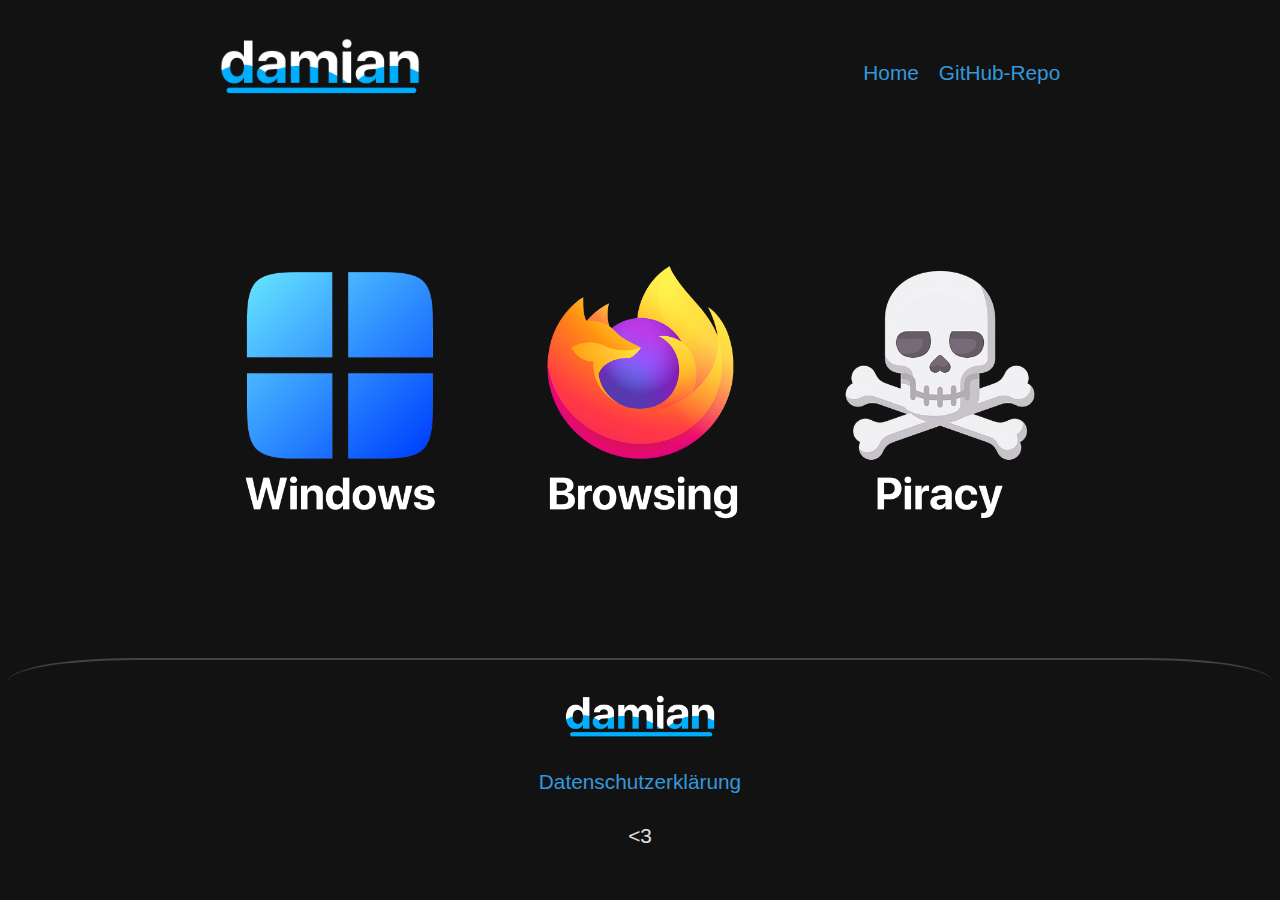
<file: index.html>
<!DOCTYPE html>
<html lang="de">
  <head>
    <meta charset="UTF-8" />
    <meta name="viewport" content="width=device-width, initial-scale=1.0" />
    <title>damian | Home</title>
    <link rel="icon" href="/images/icon.ico" />
    <link rel="stylesheet" href="/style.css" />
    <script src="/script.js" defer></script>
  </head>
  <body>
    <div class="header-placeholder"><my-header></my-header></div>

    <div class="panels">
      <a href="/windows"
        ><img class="panel" src="/images/panels/windows.png"
      /></a>
      <a href="/browsing"
        ><img class="panel" src="/images/panels/browsing.png"
      /></a>
      <a href="/piracy"
        ><img class="panel" src="/images/panels/piracy.png"
      /></a>
    </div>

    <my-footer></my-footer>
  </body>
</html>
</file>
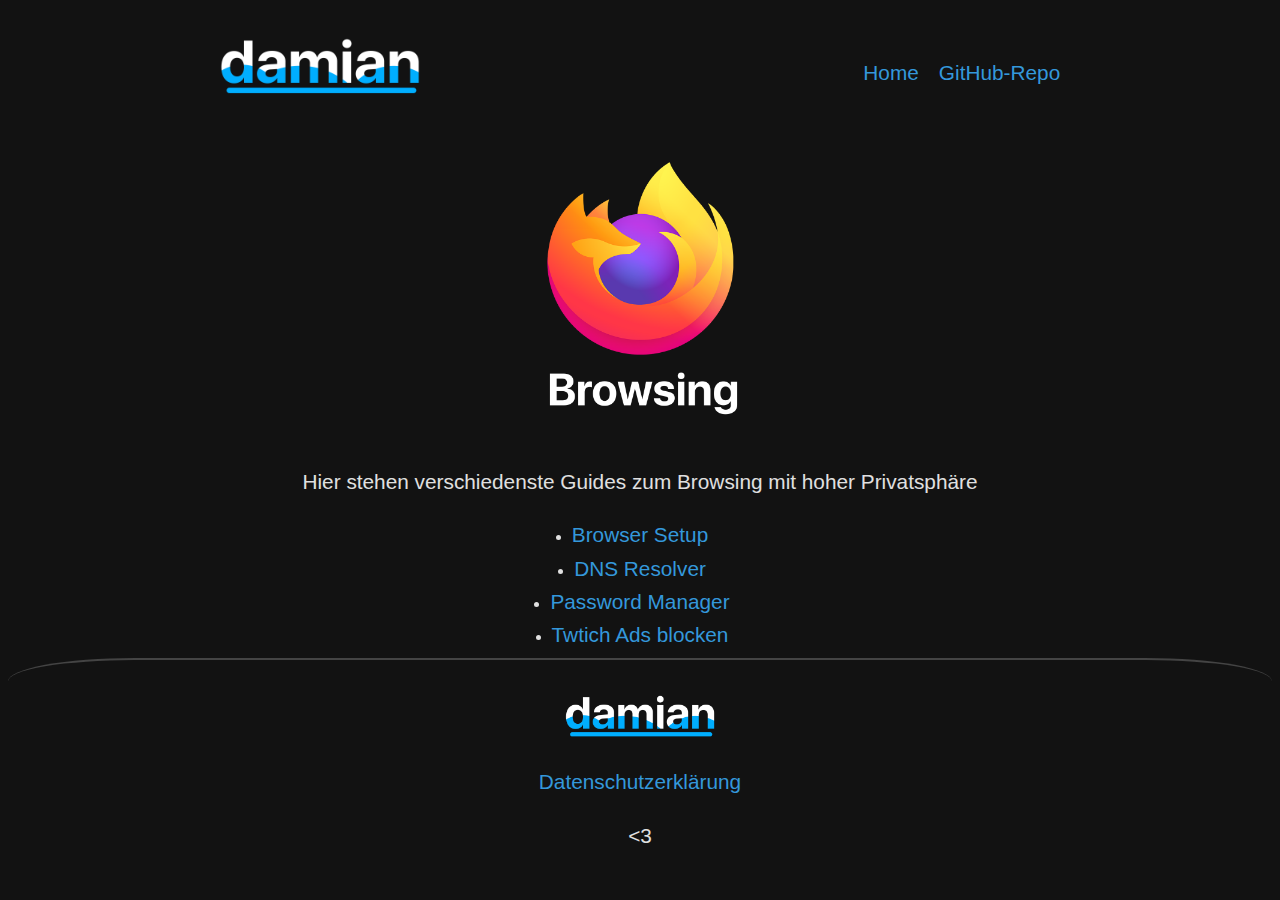
<file: browsing/index.html>
<!DOCTYPE html>
<html lang="de">
  <head>
    <meta charset="UTF-8" />
    <meta name="viewport" content="width=device-width, initial-scale=1.0" />
    <title>damian | Browsing</title>
    <link rel="icon" href="/images/icon.ico" />
    <link rel="stylesheet" href="/style.css" />
    <script src="/script.js" defer></script>
  </head>
  <body>
    <div class="header-placeholder"><my-header></my-header></div>

    <div class="panelsite">
      <a href="/browsing"
        ><img class="panel" src="/images/panels/browsing.png"
      /></a>

      <p>
        Hier stehen verschiedenste Guides zum Browsing mit hoher Privatsphäre
      </p>
      <li>
        <a href="/browsing/browser-setup">Browser Setup</a>
      </li>
      <li>
        <a href="/browsing/dns">DNS Resolver</a>
      </li>
      <li>
        <a href="/browsing/password-manager">Password Manager</a>
      </li>
      <li>
        <a href="/browsing/twitch-ads">Twtich Ads blocken</a>
      </li>
    </div>

    <my-footer></my-footer>
  </body>
</html>
</file>
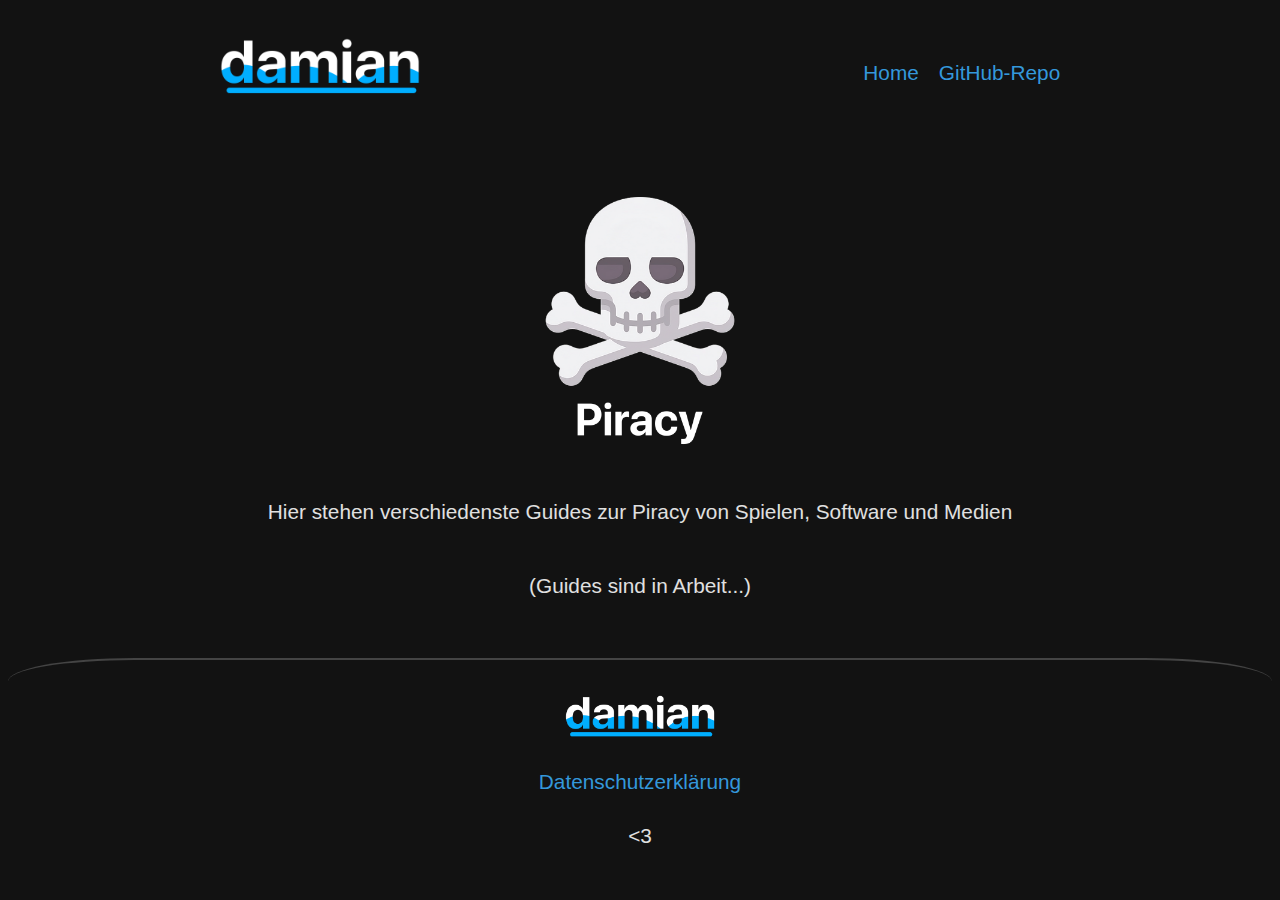
<file: piracy/index.html>
<!DOCTYPE html>
<html lang="de">
  <head>
    <meta charset="UTF-8" />
    <meta name="viewport" content="width=device-width, initial-scale=1.0" />
    <title>damian | Piracy</title>
    <link rel="icon" href="/images/icon.ico" />
    <link rel="stylesheet" href="/style.css" />
    <script src="/script.js" defer></script>
  </head>
  <body>
    <div class="header-placeholder"><my-header></my-header></div>

    <div class="panelsite">
      <a href="/piracy"
        ><img class="panel" src="/images/panels/piracy.png"
      /></a>

      <p>
        Hier stehen verschiedenste Guides zur Piracy von Spielen, Software und
        Medien
      </p>
      <p>(Guides sind in Arbeit...)</p>
    </div>

    <my-footer></my-footer>
  </body>
</html>
</file>
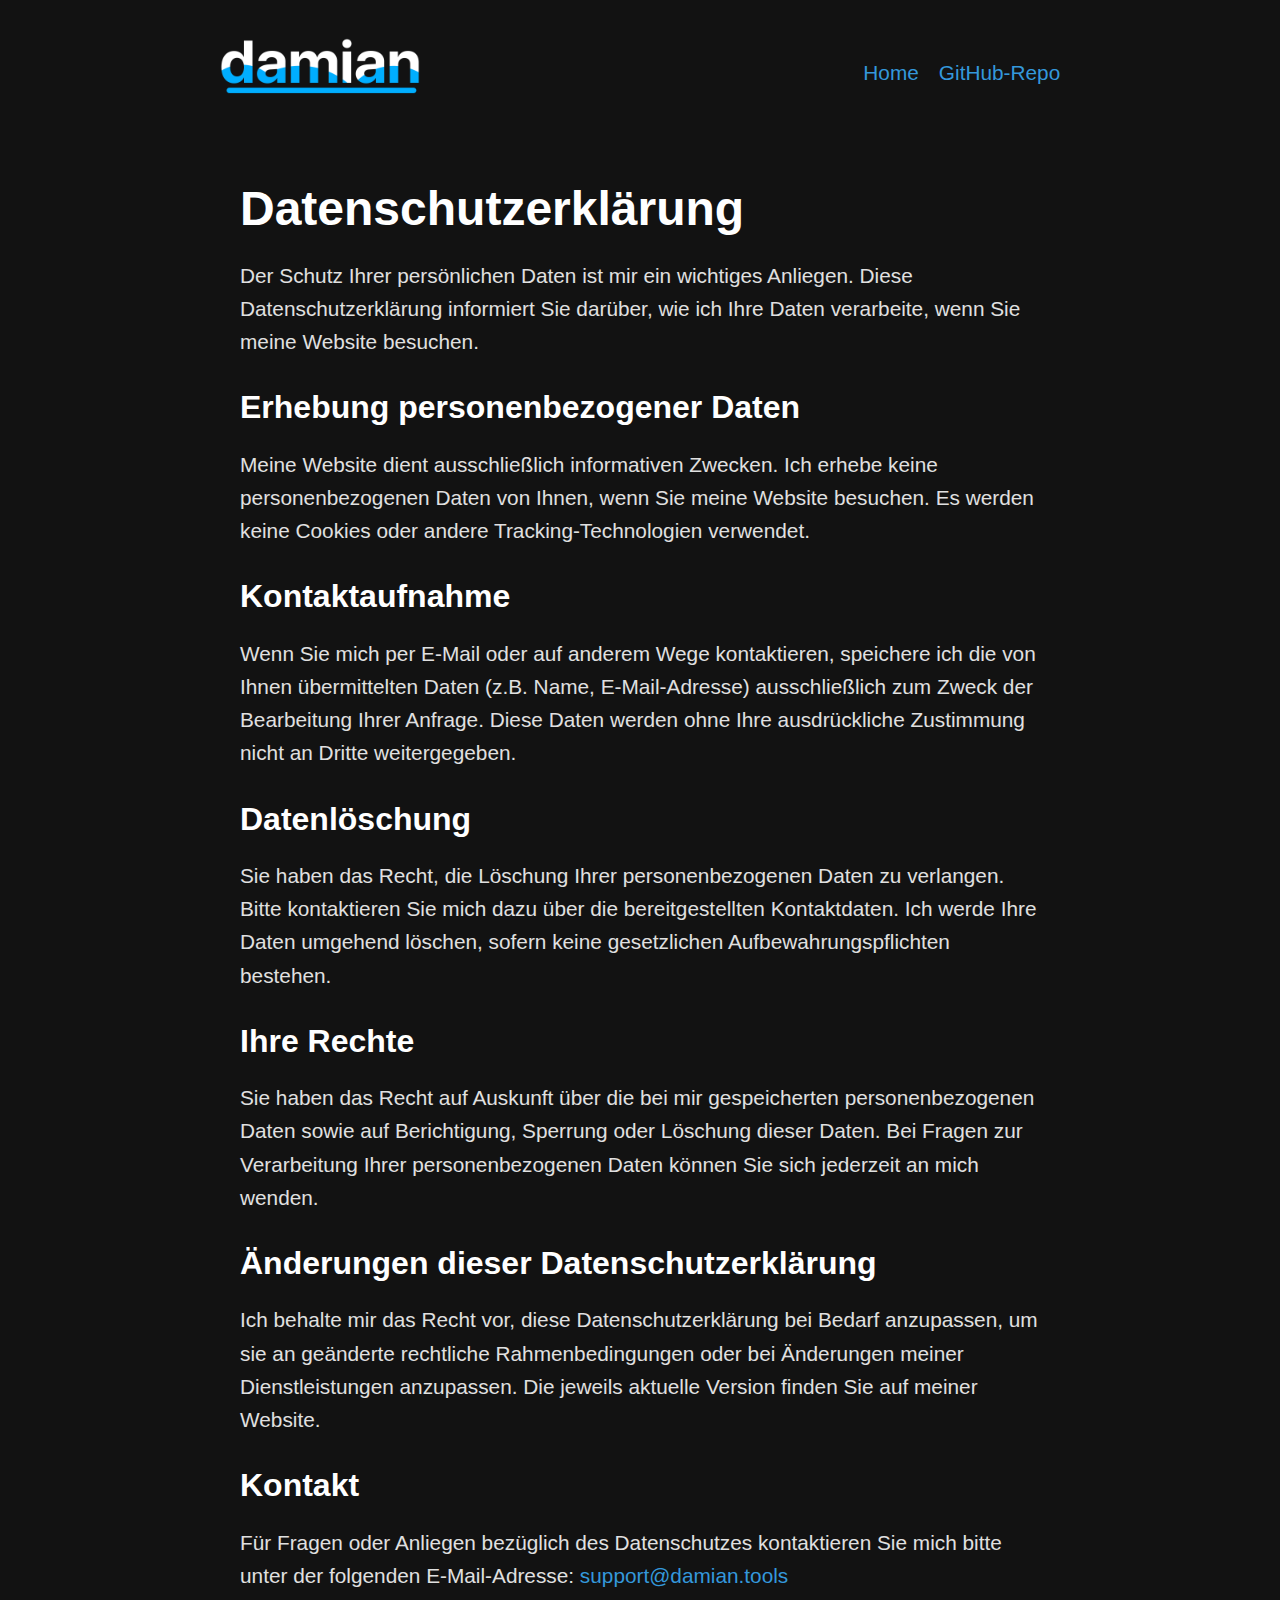
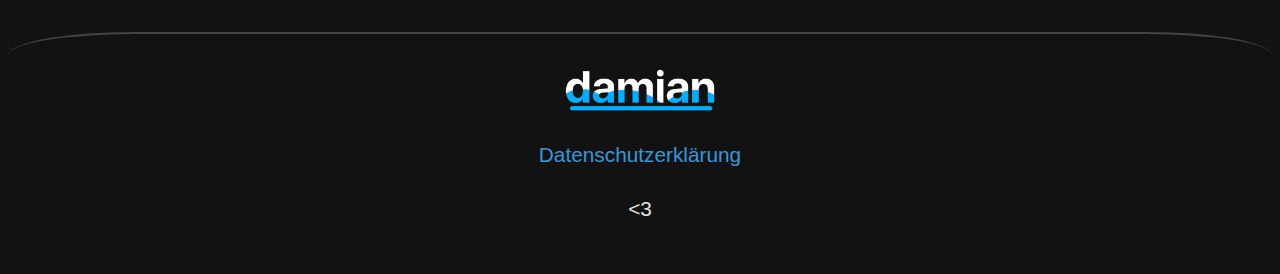
<file: privacy-policy/index.html>
<!DOCTYPE html>
<html lang="de">
  <head>
    <meta charset="UTF-8" />
    <meta name="viewport" content="width=device-width, initial-scale=1.0" />
    <title>damian | Datenschutzerklärung</title>
    <link rel="icon" href="/images/icon.ico" />
    <link rel="stylesheet" href="/style.css" />
    <script src="/script.js" defer></script>
  </head>
  <body>
    <div class="header-placeholder"><my-header></my-header></div>

    <div class="container">
      <h1>Datenschutzerklärung</h1>
      <p>
        Der Schutz Ihrer persönlichen Daten ist mir ein wichtiges Anliegen.
        Diese Datenschutzerklärung informiert Sie darüber, wie ich Ihre Daten
        verarbeite, wenn Sie meine Website besuchen.
      </p>

      <h2>Erhebung personenbezogener Daten</h2>
      <p>
        Meine Website dient ausschließlich informativen Zwecken. Ich erhebe
        keine personenbezogenen Daten von Ihnen, wenn Sie meine Website
        besuchen. Es werden keine Cookies oder andere Tracking-Technologien
        verwendet.
      </p>

      <h2>Kontaktaufnahme</h2>
      <p>
        Wenn Sie mich per E-Mail oder auf anderem Wege kontaktieren, speichere
        ich die von Ihnen übermittelten Daten (z.B. Name, E-Mail-Adresse)
        ausschließlich zum Zweck der Bearbeitung Ihrer Anfrage. Diese Daten
        werden ohne Ihre ausdrückliche Zustimmung nicht an Dritte weitergegeben.
      </p>

      <h2>Datenlöschung</h2>
      <p>
        Sie haben das Recht, die Löschung Ihrer personenbezogenen Daten zu
        verlangen. Bitte kontaktieren Sie mich dazu über die bereitgestellten
        Kontaktdaten. Ich werde Ihre Daten umgehend löschen, sofern keine
        gesetzlichen Aufbewahrungspflichten bestehen.
      </p>

      <h2>Ihre Rechte</h2>
      <p>
        Sie haben das Recht auf Auskunft über die bei mir gespeicherten
        personenbezogenen Daten sowie auf Berichtigung, Sperrung oder Löschung
        dieser Daten. Bei Fragen zur Verarbeitung Ihrer personenbezogenen Daten
        können Sie sich jederzeit an mich wenden.
      </p>

      <h2>Änderungen dieser Datenschutzerklärung</h2>
      <p>
        Ich behalte mir das Recht vor, diese Datenschutzerklärung bei Bedarf
        anzupassen, um sie an geänderte rechtliche Rahmenbedingungen oder bei
        Änderungen meiner Dienstleistungen anzupassen. Die jeweils aktuelle
        Version finden Sie auf meiner Website.
      </p>

      <h2>Kontakt</h2>
      <p>
        Für Fragen oder Anliegen bezüglich des Datenschutzes kontaktieren Sie
        mich bitte unter der folgenden E-Mail-Adresse:
        <a href="mailto:support@damian.tools">support@damian.tools</a>
      </p>
    </div>

    <my-footer></my-footer>
  </body>
</html>
</file>
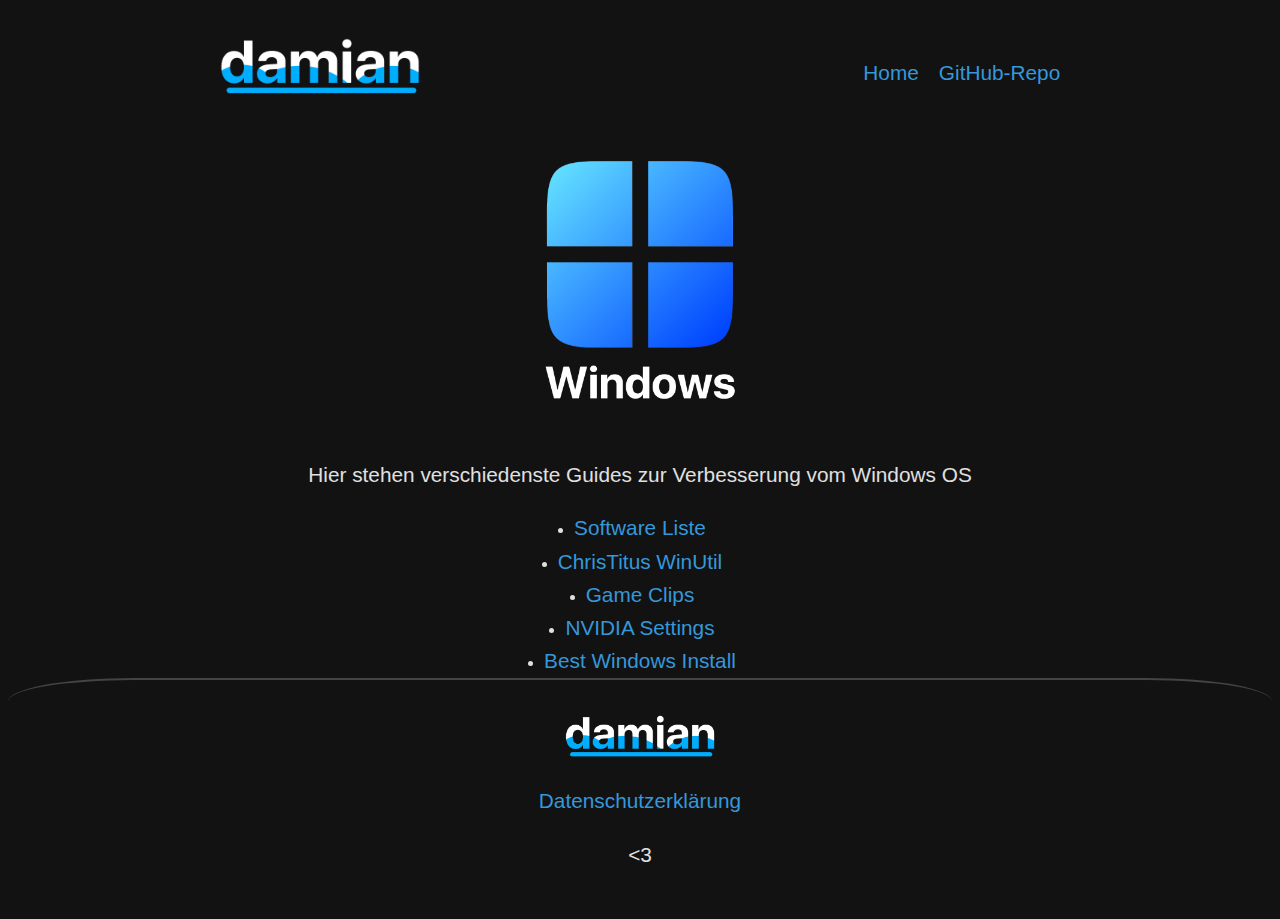
<file: windows/index.html>
<!DOCTYPE html>
<html lang="de">
  <head>
    <meta charset="UTF-8" />
    <meta name="viewport" content="width=device-width, initial-scale=1.0" />
    <title>damian | Windows</title>
    <link rel="icon" href="/images/icon.ico" />
    <link rel="stylesheet" href="/style.css" />
    <script src="/script.js" defer></script>
  </head>
  <body>
    <div class="header-placeholder"><my-header></my-header></div>

    <div class="panelsite">
      <a href="/windows"
        ><img class="panel" src="/images/panels/windows.png"
      /></a>

      <p>Hier stehen verschiedenste Guides zur Verbesserung vom Windows OS</p>
      <li>
        <a href="/windows/software-list">Software Liste</a>
      </li>
      <li>
        <a href="/windows/winutil">ChrisTitus WinUtil</a>
      </li>
      <li>
        <a href="/windows/game-clips">Game Clips</a>
      </li>
      <li>
        <a href="/windows/nvidia">NVIDIA Settings</a>
      </li>
      <li>
        <a href="/windows/windows-install">Best Windows Install</a>
      </li>
    </div>

    <my-footer></my-footer>
  </body>
</html>
</file>
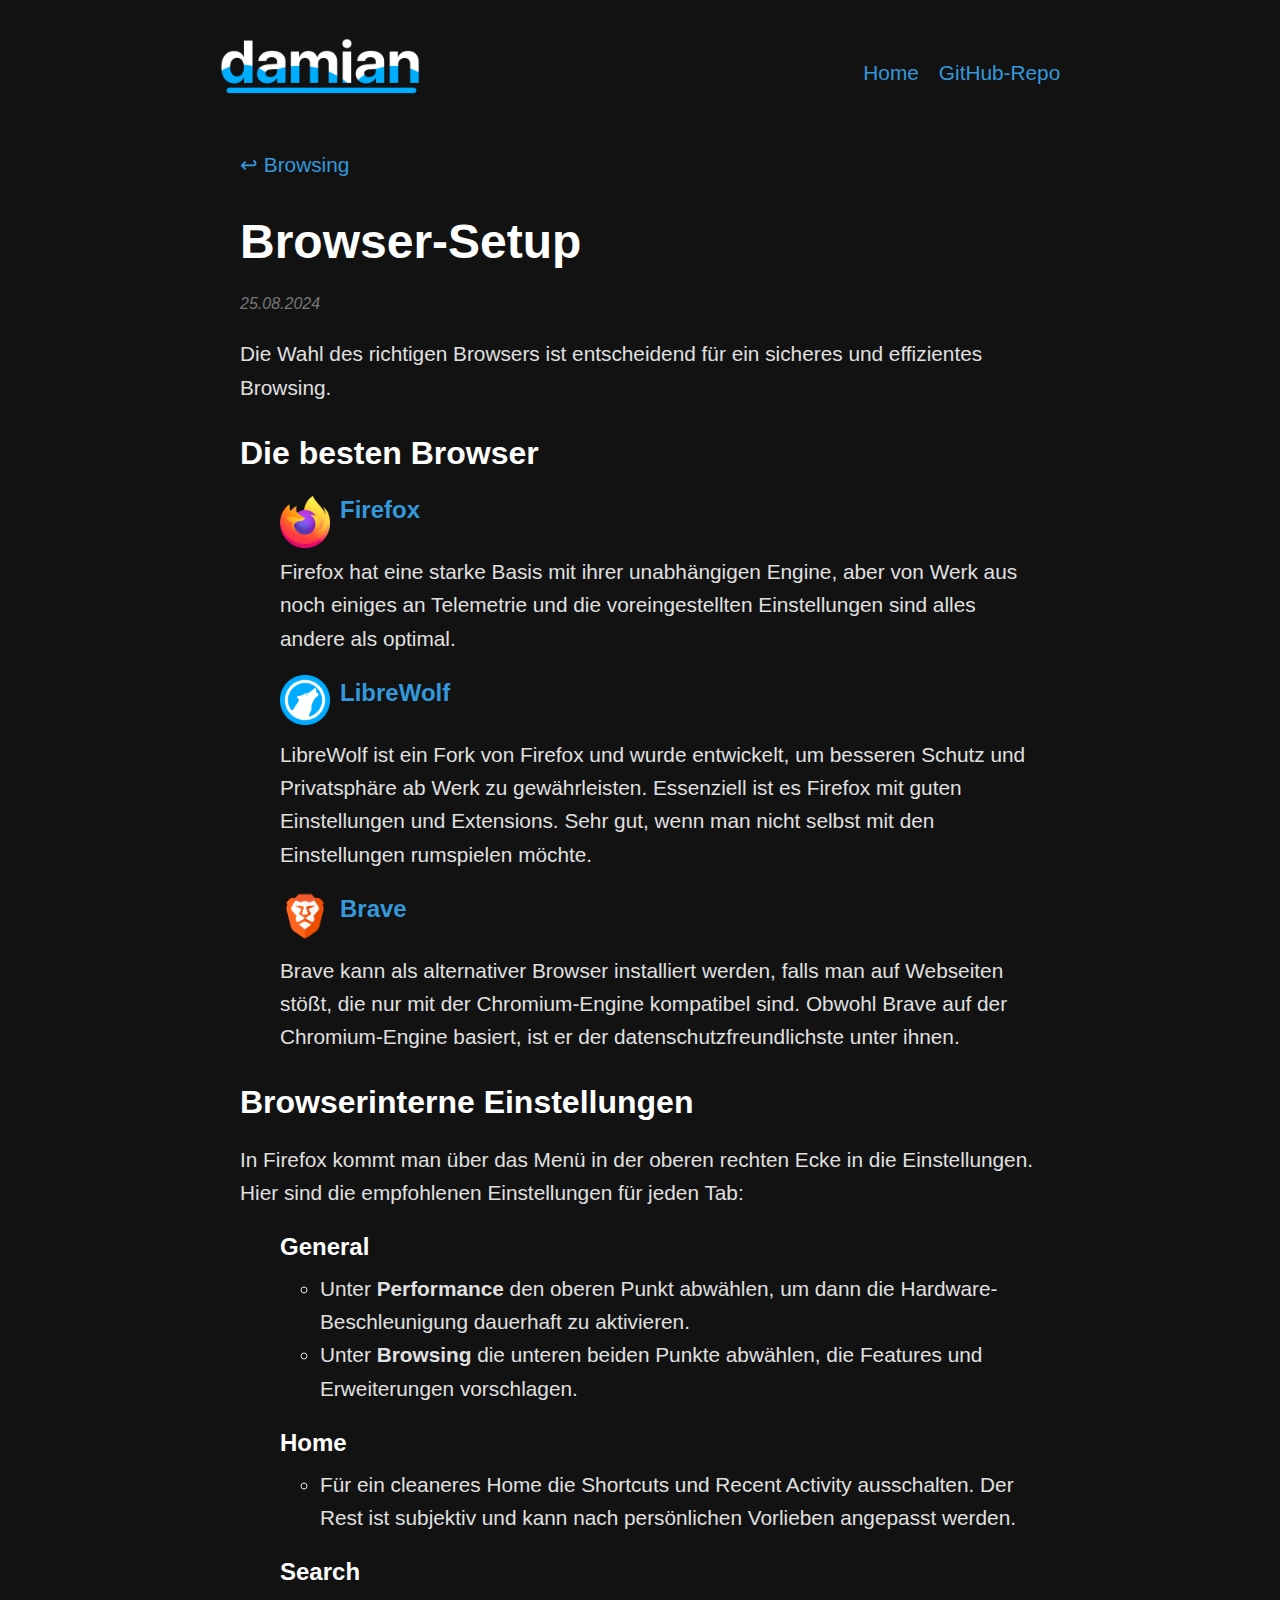
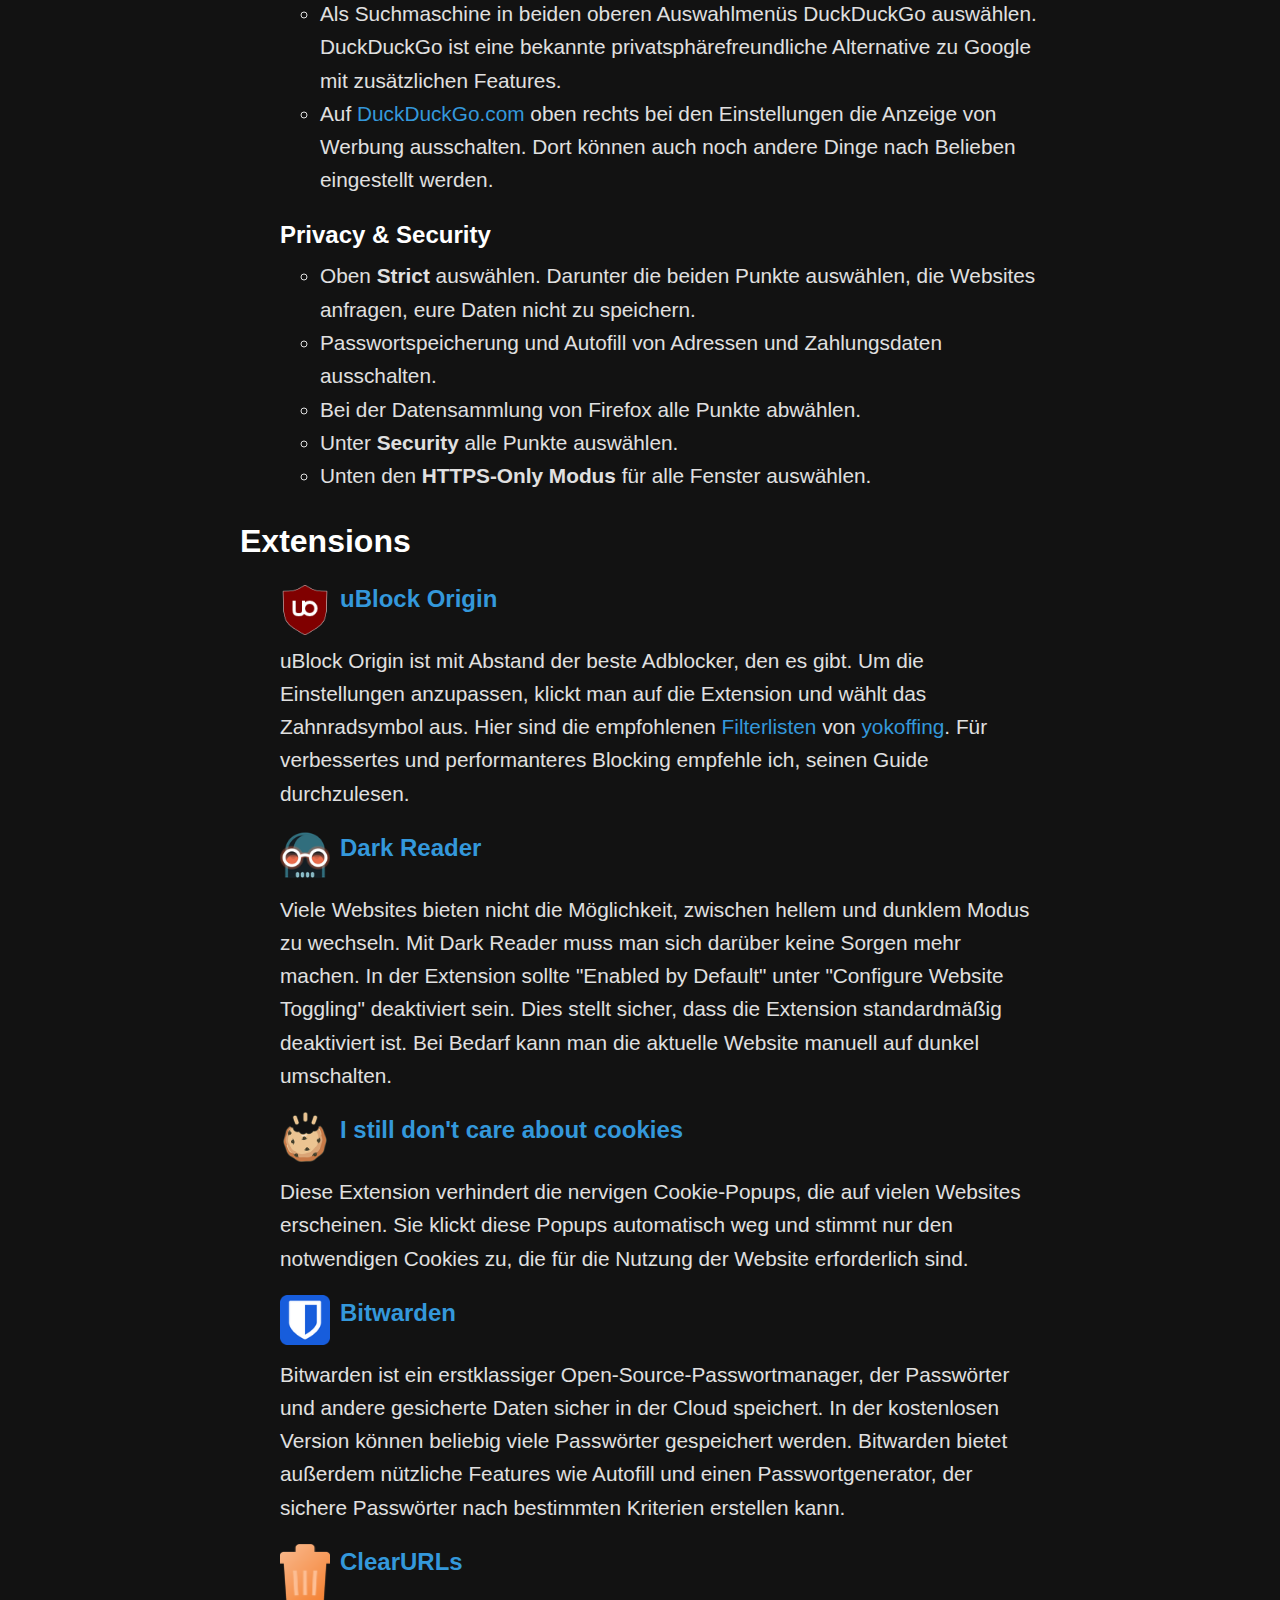
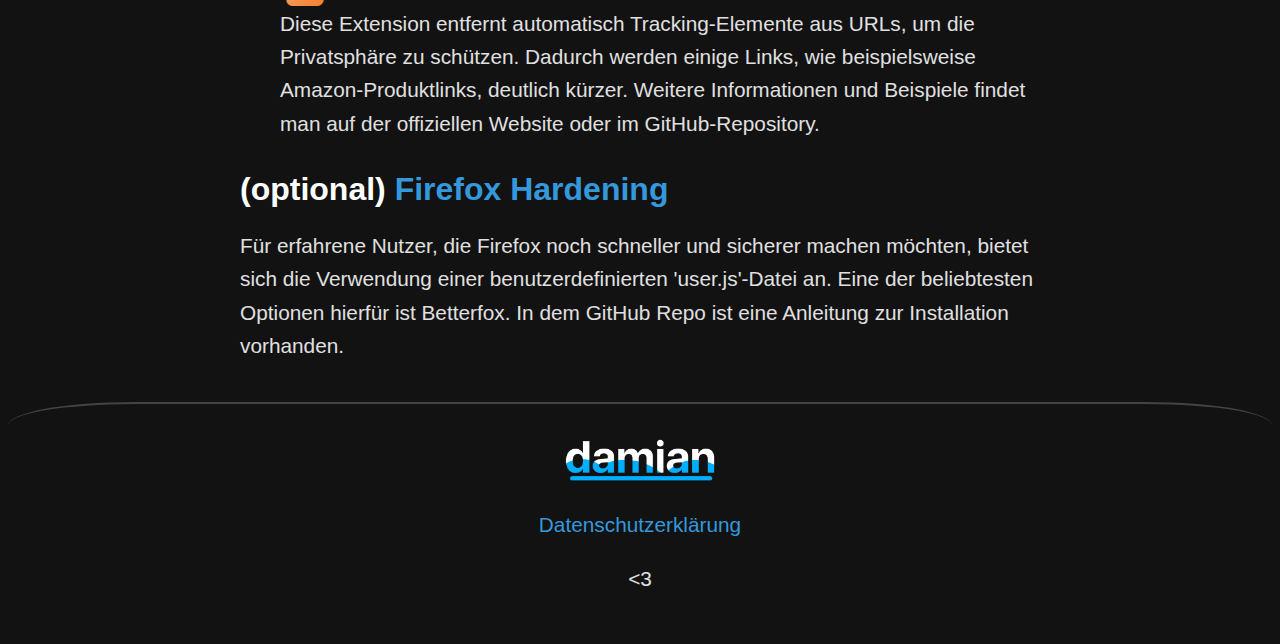
<file: browsing/browser-setup/index.html>
<!DOCTYPE html>
<html lang="de">
  <head>
    <meta charset="UTF-8" />
    <meta name="viewport" content="width=device-width, initial-scale=1.0" />
    <title>damian | Browser-Setup</title>
    <link rel="icon" href="/images/icon.ico" />
    <link rel="stylesheet" href="/style.css" />
    <script src="/script.js" defer></script>
  </head>
  <body>
    <div class="header-placeholder"><my-header></my-header></div>

    <div class="container">
      <a href="/browsing">&#8617; Browsing</a>
      <h1>Browser-Setup</h1>
      <p class="article-date">25.08.2024</p>

      <p>
        Die Wahl des richtigen Browsers ist entscheidend für ein sicheres und
        effizientes Browsing.
      </p>

      <h2>Die besten Browser</h2>
      <ul>
        <img class="appicon" src="/images/app-icons/firefox.png" />
        <h3 class="appicon">
          <a
            href="https://www.mozilla.org/en-US/firefox/windows/"
            target="_blank"
            >Firefox</a
          >
        </h3>
        <p>
          Firefox hat eine starke Basis mit ihrer unabhängigen Engine, aber von
          Werk aus noch einiges an Telemetrie und die voreingestellten
          Einstellungen sind alles andere als optimal.
        </p>

        <img class="appicon" src="/images/app-icons/librewolf.png" />
        <h3 class="appicon">
          <a href="https://librewolf.net/" target="_blank">LibreWolf</a>
        </h3>
        <p>
          LibreWolf ist ein Fork von Firefox und wurde entwickelt, um besseren
          Schutz und Privatsphäre ab Werk zu gewährleisten. Essenziell ist es
          Firefox mit guten Einstellungen und Extensions. Sehr gut, wenn man
          nicht selbst mit den Einstellungen rumspielen möchte.
        </p>

        <img class="appicon" src="/images/app-icons/brave.png" />
        <h3 class="appicon">
          <a href="https://brave.com/download/" target="_blank">Brave</a>
        </h3>
        <p>
          Brave kann als alternativer Browser installiert werden, falls man auf
          Webseiten stößt, die nur mit der Chromium-Engine kompatibel sind.
          Obwohl Brave auf der Chromium-Engine basiert, ist er der
          datenschutzfreundlichste unter ihnen.
        </p>
      </ul>

      <h2>Browserinterne Einstellungen</h2>
      <p>
        In Firefox kommt man über das Menü in der oberen rechten Ecke in die
        Einstellungen. Hier sind die empfohlenen Einstellungen für jeden Tab:
      </p>

      <ul>
        <h3>General</h3>
        <ul>
          <li>
            Unter <em>Performance</em> den oberen Punkt abwählen, um dann die
            Hardware-Beschleunigung dauerhaft zu aktivieren.
          </li>
          <li>
            Unter <em>Browsing</em> die unteren beiden Punkte abwählen, die
            Features und Erweiterungen vorschlagen.
          </li>
        </ul>

        <h3>Home</h3>
        <ul>
          <li>
            Für ein cleaneres Home die Shortcuts und Recent Activity
            ausschalten. Der Rest ist subjektiv und kann nach persönlichen
            Vorlieben angepasst werden.
          </li>
        </ul>

        <h3>Search</h3>
        <ul>
          <li>
            Als Suchmaschine in beiden oberen Auswahlmenüs DuckDuckGo auswählen.
            DuckDuckGo ist eine bekannte privatsphärefreundliche Alternative zu
            Google mit zusätzlichen Features.
          </li>
          <li>
            Auf
            <a href="https://duckduckgo.com/" target="_blank">DuckDuckGo.com</a>
            oben rechts bei den Einstellungen die Anzeige von Werbung
            ausschalten. Dort können auch noch andere Dinge nach Belieben
            eingestellt werden.
          </li>
        </ul>

        <h3>Privacy & Security</h3>
        <ul>
          <li>
            Oben <em>Strict</em> auswählen. Darunter die beiden Punkte
            auswählen, die Websites anfragen, eure Daten nicht zu speichern.
          </li>
          <li>
            Passwortspeicherung und Autofill von Adressen und Zahlungsdaten
            ausschalten.
          </li>
          <li>Bei der Datensammlung von Firefox alle Punkte abwählen.</li>
          <li>Unter <em>Security</em> alle Punkte auswählen.</li>
          <li>
            Unten den <em>HTTPS-Only Modus</em> für alle Fenster auswählen.
          </li>
        </ul>
      </ul>

      <h2>Extensions</h2>

      <ul>
        <img class="appicon" src="/images/extensions/ublock.png" />
        <h3 class="appicon">
          <a href="https://ublockorigin.com/" target="_blank">uBlock Origin</a>
        </h3>
        <p>
          uBlock Origin ist mit Abstand der beste Adblocker, den es gibt. Um die
          Einstellungen anzupassen, klickt man auf die Extension und wählt das
          Zahnradsymbol aus. Hier sind die empfohlenen
          <a href="/images/other/filterlists.png" target="_blank"
            >Filterlisten</a
          >
          von
          <a href="https://github.com/yokoffing/filterlists" target="_blank"
            >yokoffing</a
          >. Für verbessertes und performanteres Blocking empfehle ich, seinen
          Guide durchzulesen.
        </p>

        <img class="appicon" src="/images/extensions/darkreader.png" />
        <h3 class="appicon">
          <a href="https://darkreader.org/" target="_blank">Dark Reader</a>
        </h3>
        <p>
          Viele Websites bieten nicht die Möglichkeit, zwischen hellem und
          dunklem Modus zu wechseln. Mit Dark Reader muss man sich darüber keine
          Sorgen mehr machen. In der Extension sollte "Enabled by Default" unter
          "Configure Website Toggling" deaktiviert sein. Dies stellt sicher,
          dass die Extension standardmäßig deaktiviert ist. Bei Bedarf kann man
          die aktuelle Website manuell auf dunkel umschalten.
        </p>

        <img class="appicon" src="/images/extensions/cookies.png" />
        <h3 class="appicon">
          <a
            href="https://github.com/OhMyGuus/I-Still-Dont-Care-About-Cookies"
            target="_blank"
            >I still don't care about cookies</a
          >
        </h3>
        <p>
          Diese Extension verhindert die nervigen Cookie-Popups, die auf vielen
          Websites erscheinen. Sie klickt diese Popups automatisch weg und
          stimmt nur den notwendigen Cookies zu, die für die Nutzung der Website
          erforderlich sind.
        </p>

        <img class="appicon" src="/images/extensions/bitwarden.png" />
        <h3 class="appicon">
          <a href="https://bitwarden.com/" target="_blank">Bitwarden</a>
        </h3>
        <p>
          Bitwarden ist ein erstklassiger Open-Source-Passwortmanager, der
          Passwörter und andere gesicherte Daten sicher in der Cloud speichert.
          In der kostenlosen Version können beliebig viele Passwörter
          gespeichert werden. Bitwarden bietet außerdem nützliche Features wie
          Autofill und einen Passwortgenerator, der sichere Passwörter nach
          bestimmten Kriterien erstellen kann.
        </p>

        <img class="appicon" src="/images/extensions/clearurls.png" />
        <h3 class="appicon">
          <a href="https://github.com/ClearURLs/Addon" target="_blank"
            >ClearURLs</a
          >
        </h3>
        <p>
          Diese Extension entfernt automatisch Tracking-Elemente aus URLs, um
          die Privatsphäre zu schützen. Dadurch werden einige Links, wie
          beispielsweise Amazon-Produktlinks, deutlich kürzer. Weitere
          Informationen und Beispiele findet man auf der offiziellen Website
          oder im GitHub-Repository.
        </p>
      </ul>

      <h2>
        (optional)
        <a href="https://github.com/yokoffing/BetterFox" target="_blank"
          >Firefox Hardening</a
        >
      </h2>
      <p>
        Für erfahrene Nutzer, die Firefox noch schneller und sicherer machen
        möchten, bietet sich die Verwendung einer benutzerdefinierten
        'user.js'-Datei an. Eine der beliebtesten Optionen hierfür ist
        Betterfox. In dem GitHub Repo ist eine Anleitung zur Installation
        vorhanden.
      </p>
    </div>
    <my-footer></my-footer>
  </body>
</html>
</file>
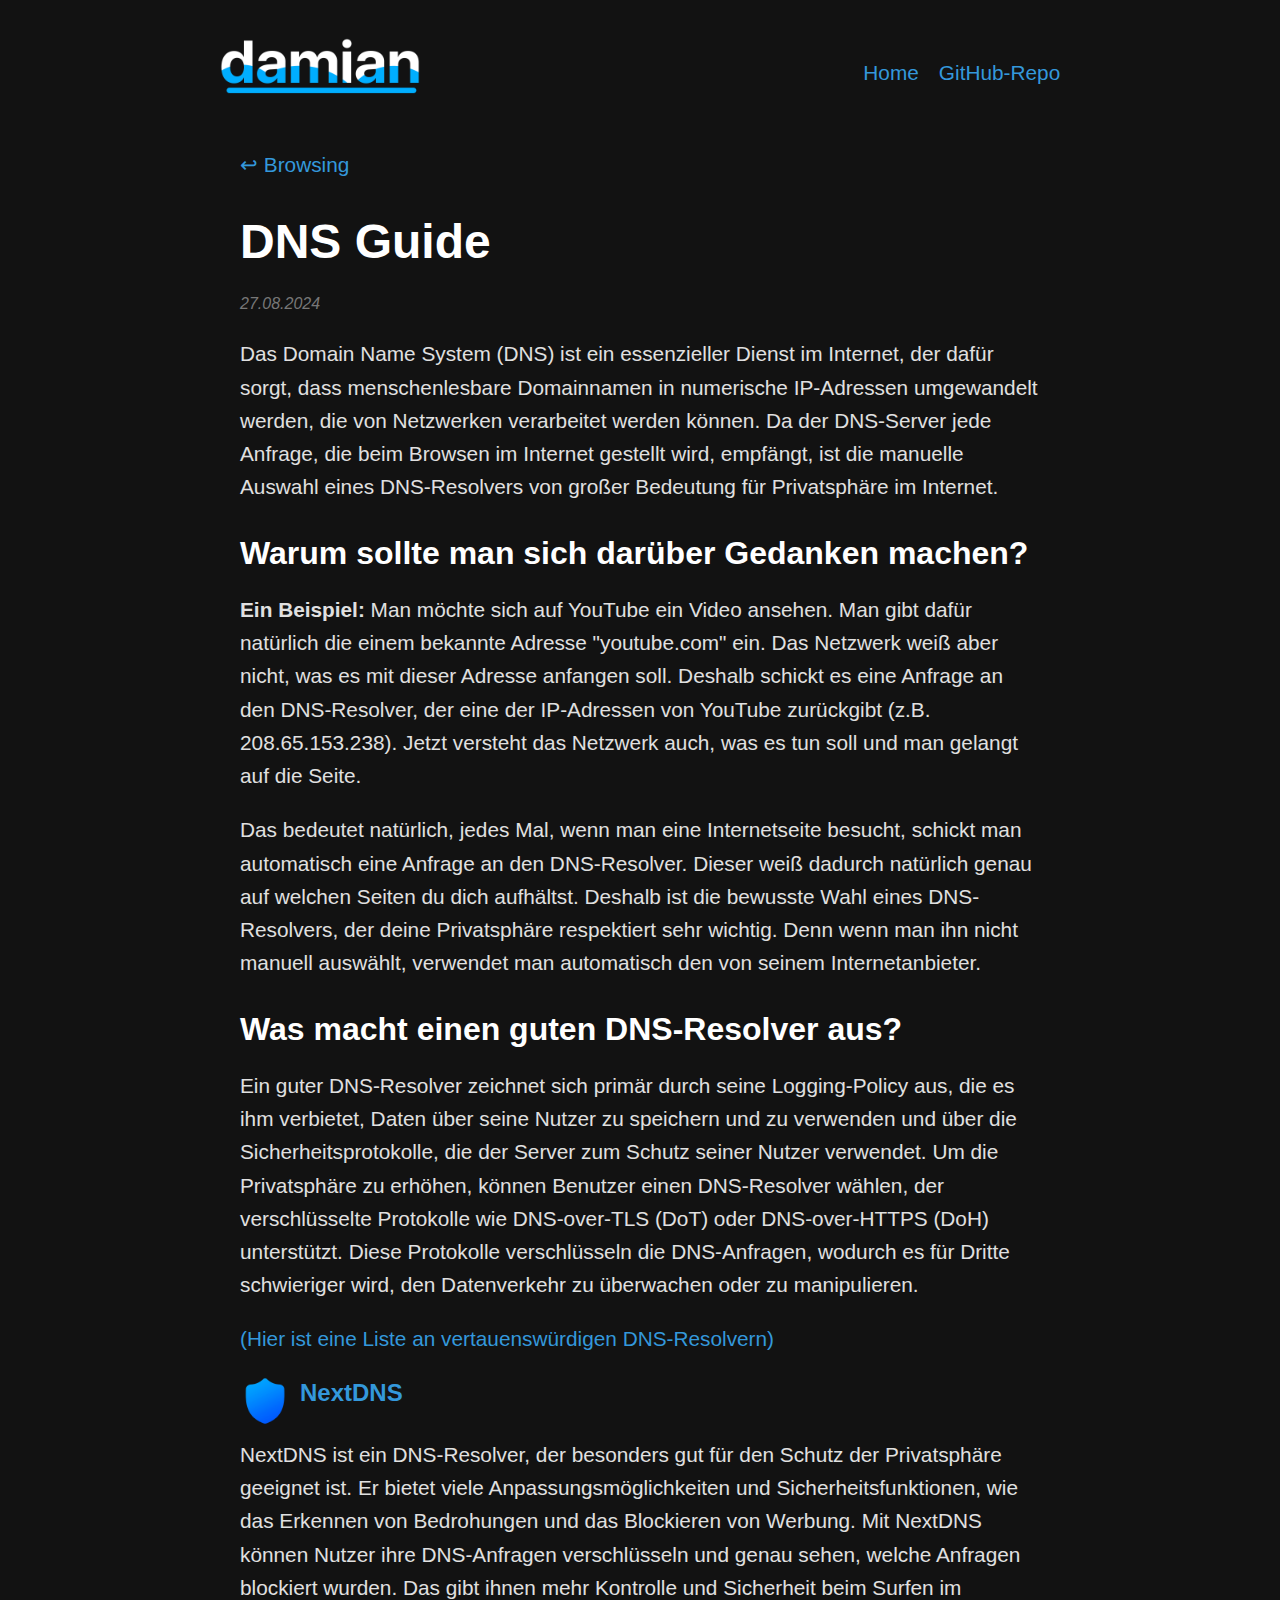
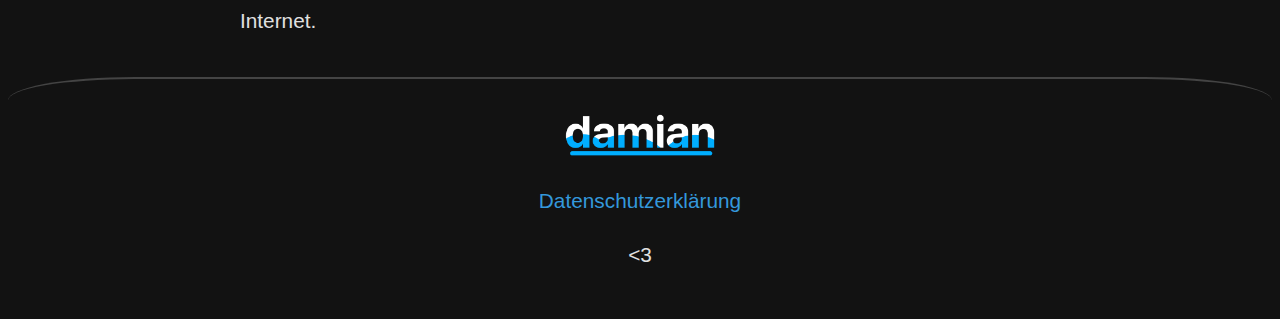
<file: browsing/dns-guide/index.html>
<!DOCTYPE html>
<html lang="de">
  <head>
    <meta charset="UTF-8" />
    <meta name="viewport" content="width=device-width, initial-scale=1.0" />
    <title>damian | Browser-Setup</title>
    <link rel="icon" href="/images/icon.ico" />
    <link rel="stylesheet" href="/style.css" />
    <script src="/script.js" defer></script>
  </head>
  <body>
    <div class="header-placeholder"><my-header></my-header></div>

    <div class="container">
      <a href="/browsing">&#8617; Browsing</a>
      <h1>DNS Guide</h1>
      <p class="article-date">27.08.2024</p>

      <p>
        Das Domain Name System (DNS) ist ein essenzieller Dienst im Internet,
        der dafür sorgt, dass menschenlesbare Domainnamen in numerische
        IP-Adressen umgewandelt werden, die von Netzwerken verarbeitet werden
        können. Da der DNS-Server jede Anfrage, die beim Browsen im Internet
        gestellt wird, empfängt, ist die manuelle Auswahl eines DNS-Resolvers
        von großer Bedeutung für Privatsphäre im Internet.
      </p>

      <h2>Warum sollte man sich darüber Gedanken machen?</h2>
      <p>
        <em>Ein Beispiel:</em> Man möchte sich auf YouTube ein Video ansehen.
        Man gibt dafür natürlich die einem bekannte Adresse "youtube.com" ein.
        Das Netzwerk weiß aber nicht, was es mit dieser Adresse anfangen soll.
        Deshalb schickt es eine Anfrage an den DNS-Resolver, der eine der
        IP-Adressen von YouTube zurückgibt (z.B. 208.65.153.238). Jetzt versteht
        das Netzwerk auch, was es tun soll und man gelangt auf die Seite.
      </p>
      <p>
        Das bedeutet natürlich, jedes Mal, wenn man eine Internetseite besucht,
        schickt man automatisch eine Anfrage an den DNS-Resolver. Dieser weiß
        dadurch natürlich genau auf welchen Seiten du dich aufhältst. Deshalb
        ist die bewusste Wahl eines DNS-Resolvers, der deine Privatsphäre
        respektiert sehr wichtig. Denn wenn man ihn nicht manuell auswählt,
        verwendet man automatisch den von seinem Internetanbieter.
      </p>

      <h2>Was macht einen guten DNS-Resolver aus?</h2>
      <p>
        Ein guter DNS-Resolver zeichnet sich primär durch seine Logging-Policy
        aus, die es ihm verbietet, Daten über seine Nutzer zu speichern und zu
        verwenden und über die Sicherheitsprotokolle, die der Server zum Schutz
        seiner Nutzer verwendet. Um die Privatsphäre zu erhöhen, können Benutzer
        einen DNS-Resolver wählen, der verschlüsselte Protokolle wie
        DNS-over-TLS (DoT) oder DNS-over-HTTPS (DoH) unterstützt. Diese
        Protokolle verschlüsseln die DNS-Anfragen, wodurch es für Dritte
        schwieriger wird, den Datenverkehr zu überwachen oder zu manipulieren.
      </p>
      <a
        style="color: #3498db"
        href="https://www.privacyguides.org/en/dns/"
        target="_blank"
        >(Hier ist eine Liste an vertauenswürdigen DNS-Resolvern)</a
      >
      <p></p>

      <img class="appicon" src="/images/app-icons/nextdns.png" />
      <h3 class="appicon">
        <a href="https://my.nextdns.io/start" target="_blank">NextDNS</a>
      </h3>
      <p>
        NextDNS ist ein DNS-Resolver, der besonders gut für den Schutz der
        Privatsphäre geeignet ist. Er bietet viele Anpassungsmöglichkeiten und
        Sicherheitsfunktionen, wie das Erkennen von Bedrohungen und das
        Blockieren von Werbung. Mit NextDNS können Nutzer ihre DNS-Anfragen
        verschlüsseln und genau sehen, welche Anfragen blockiert wurden. Das
        gibt ihnen mehr Kontrolle und Sicherheit beim Surfen im Internet.
      </p>
    </div>
    <my-footer></my-footer>
  </body>
</html>
</file>
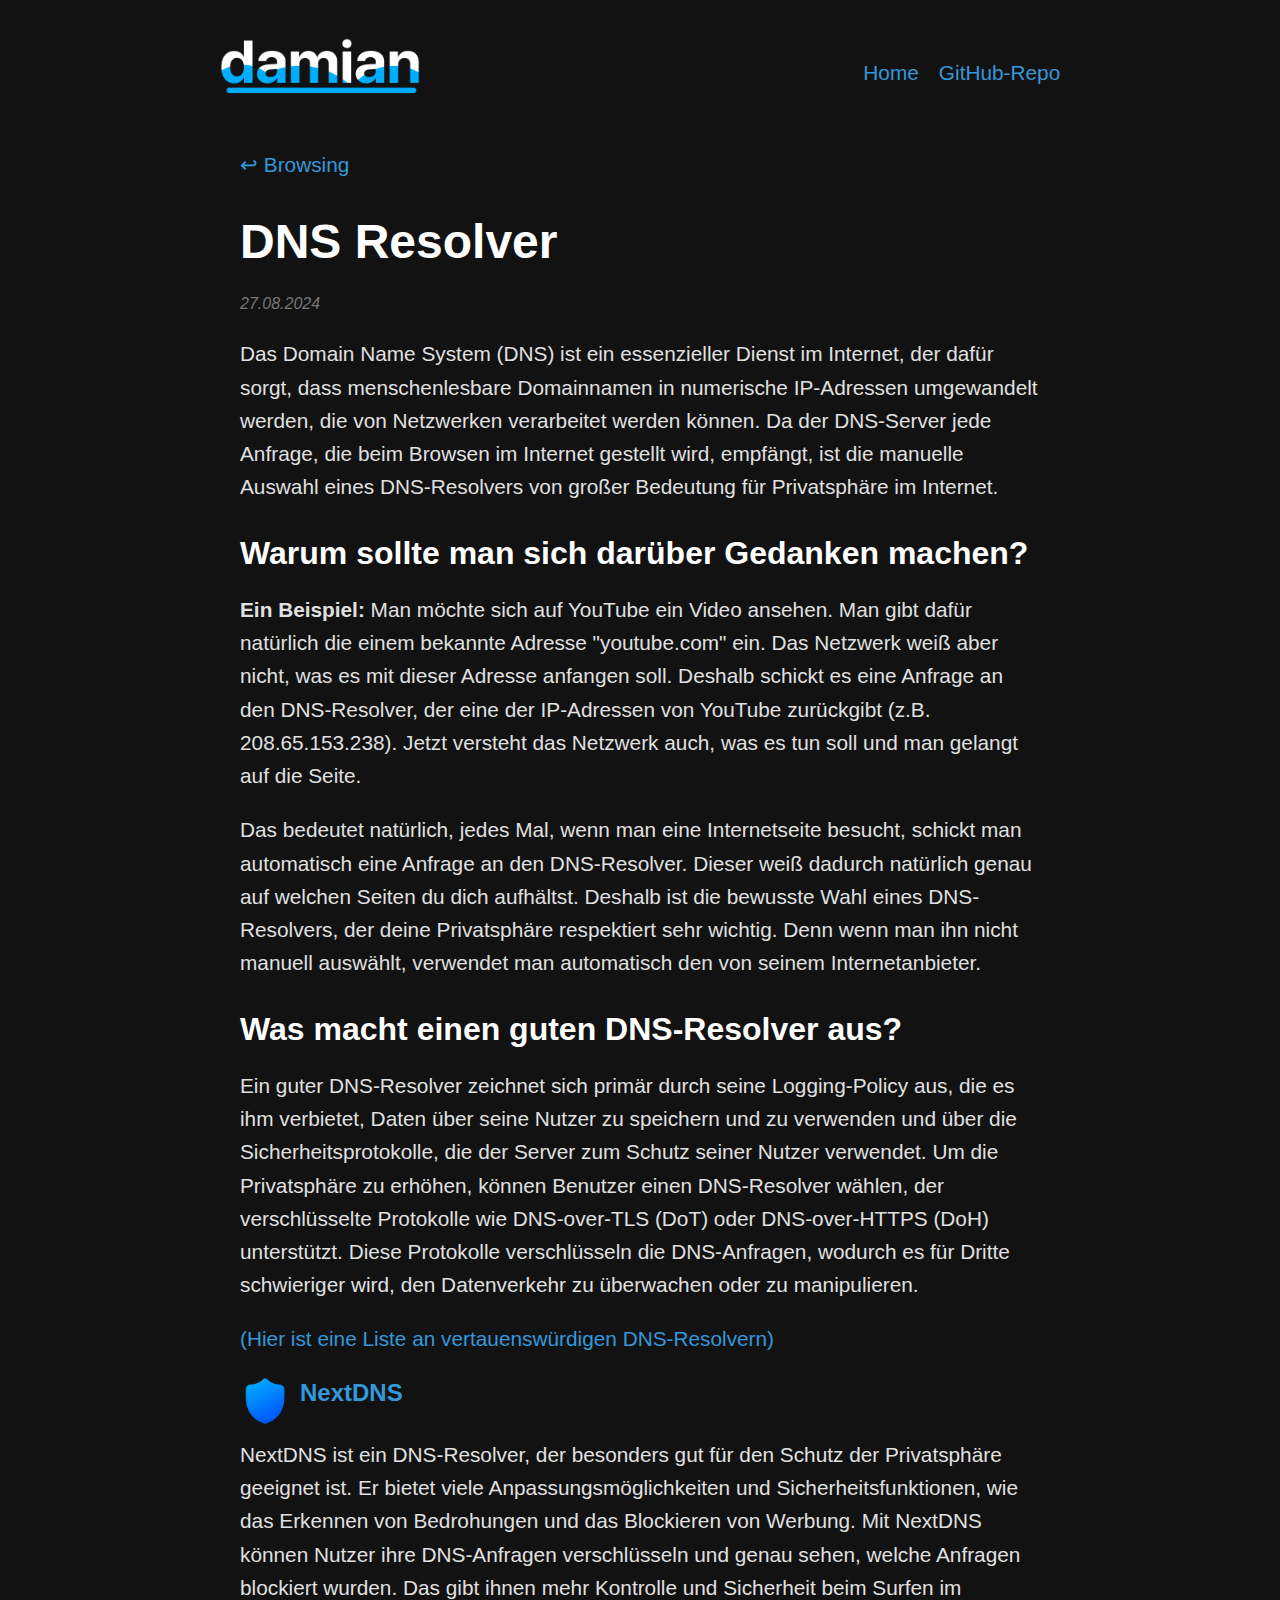
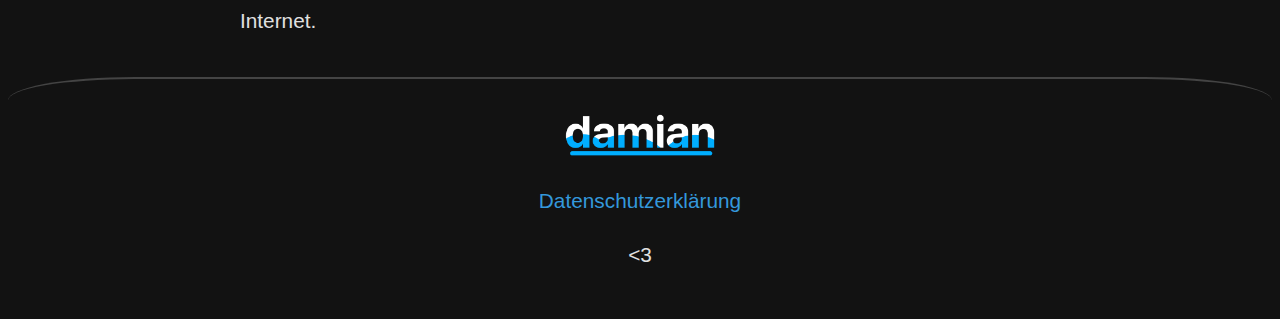
<file: browsing/dns/index.html>
<!DOCTYPE html>
<html lang="de">
  <head>
    <meta charset="UTF-8" />
    <meta name="viewport" content="width=device-width, initial-scale=1.0" />
    <title>damian | DNS</title>
    <link rel="icon" href="/images/icon.ico" />
    <link rel="stylesheet" href="/style.css" />
    <script src="/script.js" defer></script>
  </head>
  <body>
    <div class="header-placeholder"><my-header></my-header></div>

    <div class="container">
      <a href="/browsing">&#8617; Browsing</a>
      <h1>DNS Resolver</h1>
      <p class="article-date">27.08.2024</p>

      <p>
        Das Domain Name System (DNS) ist ein essenzieller Dienst im Internet,
        der dafür sorgt, dass menschenlesbare Domainnamen in numerische
        IP-Adressen umgewandelt werden, die von Netzwerken verarbeitet werden
        können. Da der DNS-Server jede Anfrage, die beim Browsen im Internet
        gestellt wird, empfängt, ist die manuelle Auswahl eines DNS-Resolvers
        von großer Bedeutung für Privatsphäre im Internet.
      </p>

      <h2>Warum sollte man sich darüber Gedanken machen?</h2>
      <p>
        <em>Ein Beispiel:</em> Man möchte sich auf YouTube ein Video ansehen.
        Man gibt dafür natürlich die einem bekannte Adresse "youtube.com" ein.
        Das Netzwerk weiß aber nicht, was es mit dieser Adresse anfangen soll.
        Deshalb schickt es eine Anfrage an den DNS-Resolver, der eine der
        IP-Adressen von YouTube zurückgibt (z.B. 208.65.153.238). Jetzt versteht
        das Netzwerk auch, was es tun soll und man gelangt auf die Seite.
      </p>
      <p>
        Das bedeutet natürlich, jedes Mal, wenn man eine Internetseite besucht,
        schickt man automatisch eine Anfrage an den DNS-Resolver. Dieser weiß
        dadurch natürlich genau auf welchen Seiten du dich aufhältst. Deshalb
        ist die bewusste Wahl eines DNS-Resolvers, der deine Privatsphäre
        respektiert sehr wichtig. Denn wenn man ihn nicht manuell auswählt,
        verwendet man automatisch den von seinem Internetanbieter.
      </p>

      <h2>Was macht einen guten DNS-Resolver aus?</h2>
      <p>
        Ein guter DNS-Resolver zeichnet sich primär durch seine Logging-Policy
        aus, die es ihm verbietet, Daten über seine Nutzer zu speichern und zu
        verwenden und über die Sicherheitsprotokolle, die der Server zum Schutz
        seiner Nutzer verwendet. Um die Privatsphäre zu erhöhen, können Benutzer
        einen DNS-Resolver wählen, der verschlüsselte Protokolle wie
        DNS-over-TLS (DoT) oder DNS-over-HTTPS (DoH) unterstützt. Diese
        Protokolle verschlüsseln die DNS-Anfragen, wodurch es für Dritte
        schwieriger wird, den Datenverkehr zu überwachen oder zu manipulieren.
      </p>
      <a
        style="color: #3498db"
        href="https://www.privacyguides.org/en/dns/"
        target="_blank"
        >(Hier ist eine Liste an vertauenswürdigen DNS-Resolvern)</a
      >
      <p></p>

      <img class="appicon" src="/images/app-icons/nextdns.png" />
      <h3 class="appicon">
        <a href="https://my.nextdns.io/start" target="_blank">NextDNS</a>
      </h3>
      <p>
        NextDNS ist ein DNS-Resolver, der besonders gut für den Schutz der
        Privatsphäre geeignet ist. Er bietet viele Anpassungsmöglichkeiten und
        Sicherheitsfunktionen, wie das Erkennen von Bedrohungen und das
        Blockieren von Werbung. Mit NextDNS können Nutzer ihre DNS-Anfragen
        verschlüsseln und genau sehen, welche Anfragen blockiert wurden. Das
        gibt ihnen mehr Kontrolle und Sicherheit beim Surfen im Internet.
      </p>
    </div>
    <my-footer></my-footer>
  </body>
</html>
</file>
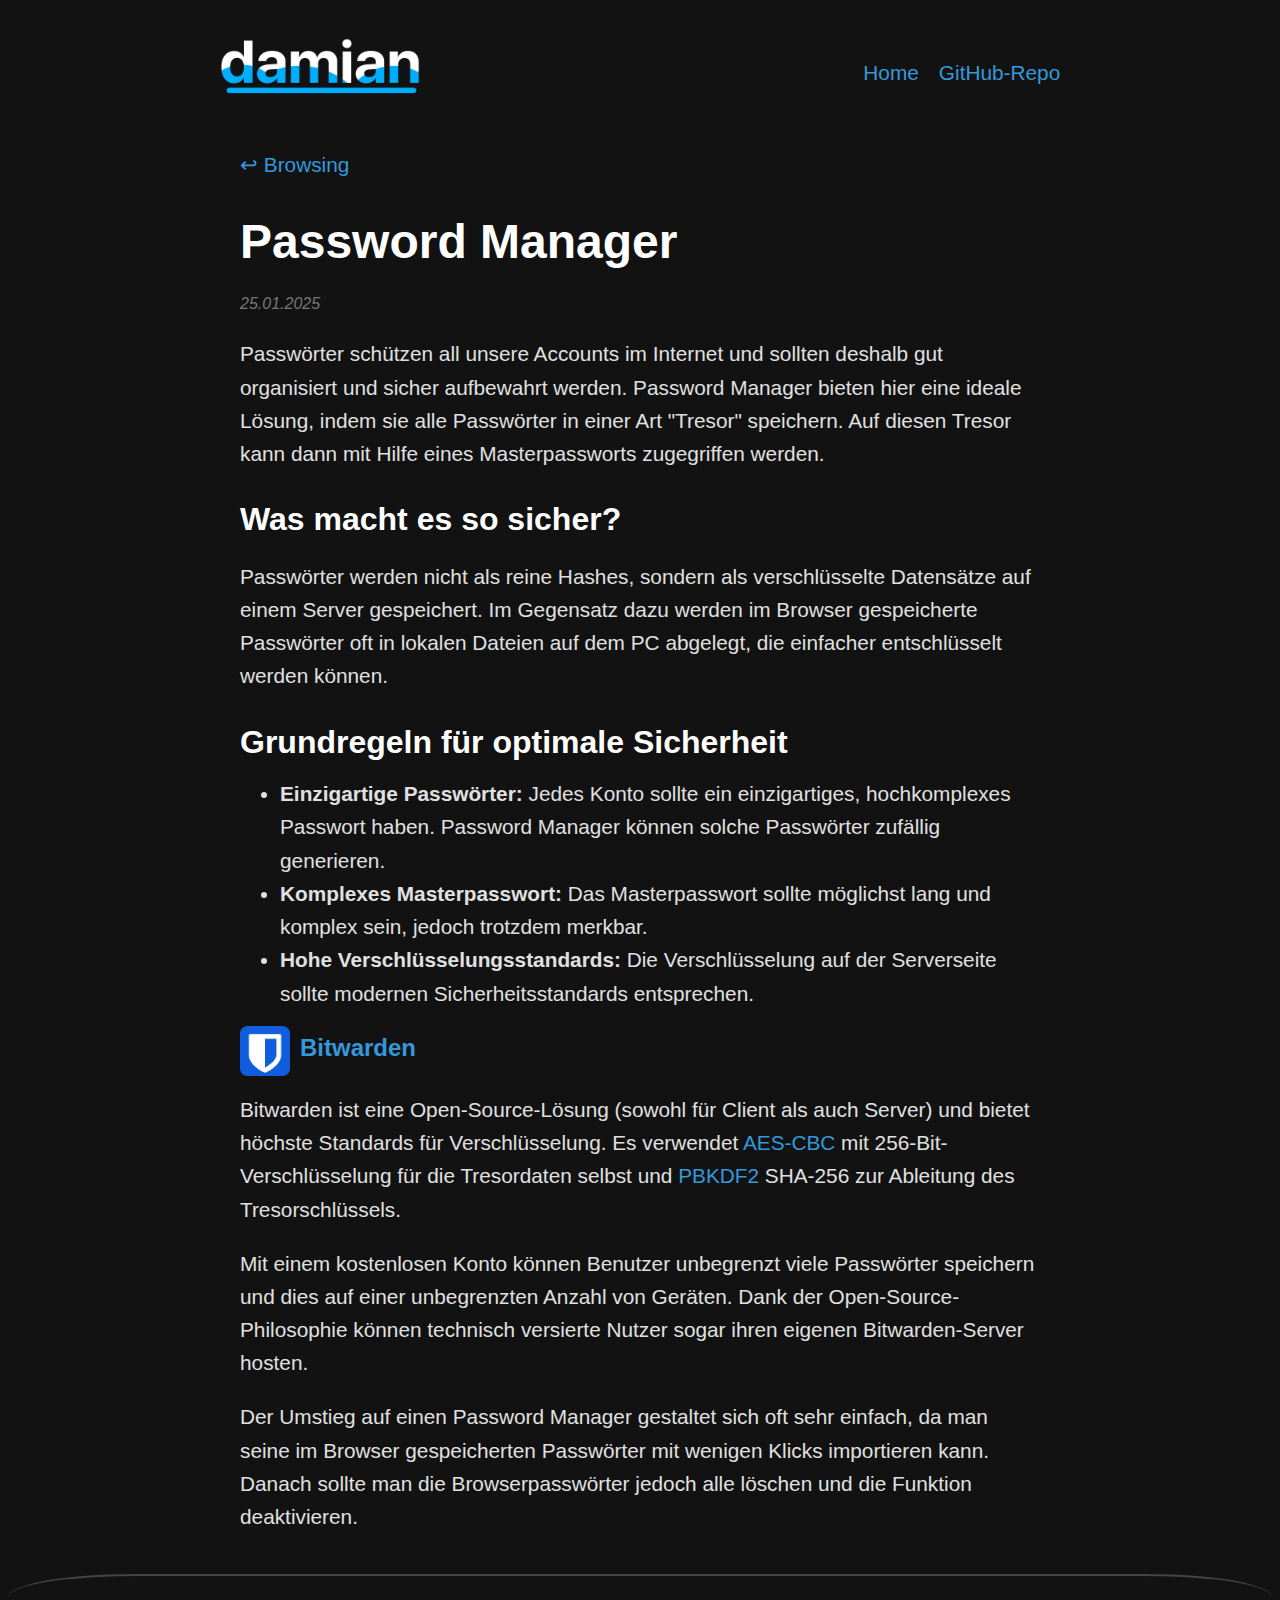
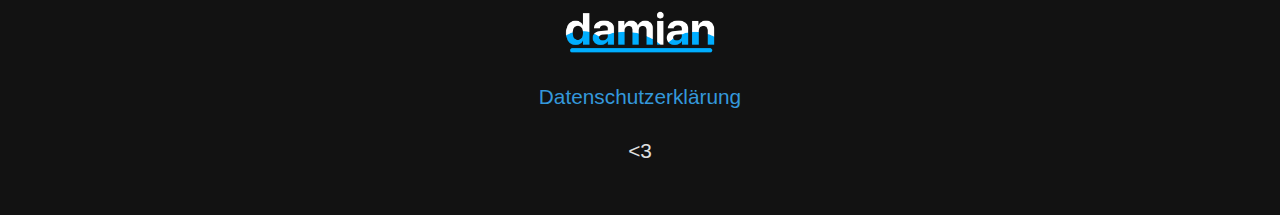
<file: browsing/password-manager/index.html>
<!DOCTYPE html>
<html lang="de">
  <head>
    <meta charset="UTF-8" />
    <meta name="viewport" content="width=device-width, initial-scale=1.0" />
    <title>damian | Password Manager</title>
    <link rel="icon" href="/images/icon.ico" />
    <link rel="stylesheet" href="/style.css" />
    <script src="/script.js" defer></script>
  </head>
  <body>
    <div class="header-placeholder"><my-header></my-header></div>

    <div class="container">
      <a href="/browsing">&#8617; Browsing</a>
      <h1>Password Manager</h1>
      <p class="article-date">25.01.2025</p>

      <p>
        Passwörter schützen all unsere Accounts im Internet und sollten deshalb
        gut organisiert und sicher aufbewahrt werden. Password Manager bieten
        hier eine ideale Lösung, indem sie alle Passwörter in einer Art "Tresor"
        speichern. Auf diesen Tresor kann dann mit Hilfe eines Masterpassworts
        zugegriffen werden.
      </p>

      <h2>Was macht es so sicher?</h2>
      <p>
        Passwörter werden nicht als reine Hashes, sondern als verschlüsselte
        Datensätze auf einem Server gespeichert. Im Gegensatz dazu werden im
        Browser gespeicherte Passwörter oft in lokalen Dateien auf dem PC
        abgelegt, die einfacher entschlüsselt werden können.
      </p>

      <h2>Grundregeln für optimale Sicherheit</h2>
      <ul>
        <li>
          <em>Einzigartige Passwörter:</em> Jedes Konto sollte ein
          einzigartiges, hochkomplexes Passwort haben. Password Manager können
          solche Passwörter zufällig generieren.
        </li>
        <li>
          <em>Komplexes Masterpasswort:</em> Das Masterpasswort sollte möglichst
          lang und komplex sein, jedoch trotzdem merkbar.
        </li>
        <li>
          <em>Hohe Verschlüsselungsstandards:</em> Die Verschlüsselung auf der
          Serverseite sollte modernen Sicherheitsstandards entsprechen.
        </li>
      </ul>

      <img class="appicon" src="/images/app-icons/bitwarden.png" />
      <h3 class="appicon">
        <a href="https://bitwarden.com/go/start-free/" target="_blank"
          >Bitwarden</a
        >
      </h3>
      <p>
        Bitwarden ist eine Open-Source-Lösung (sowohl für Client als auch
        Server) und bietet höchste Standards für Verschlüsselung. Es verwendet
        <a
          href="https://bitwarden.com/help/what-encryption-is-used/#aes-cbc"
          target="_blank"
          >AES-CBC</a
        >
        mit 256-Bit-Verschlüsselung für die Tresordaten selbst und
        <a
          href="https://bitwarden.com/help/what-encryption-is-used/#pbkdf2"
          target="_blank"
          >PBKDF2</a
        >
        SHA-256 zur Ableitung des Tresorschlüssels.
      </p>
      <p>
        Mit einem kostenlosen Konto können Benutzer unbegrenzt viele Passwörter
        speichern und dies auf einer unbegrenzten Anzahl von Geräten. Dank der
        Open-Source-Philosophie können technisch versierte Nutzer sogar ihren
        eigenen Bitwarden-Server hosten.
      </p>
      <p>
        Der Umstieg auf einen Password Manager gestaltet sich oft sehr einfach,
        da man seine im Browser gespeicherten Passwörter mit wenigen Klicks
        importieren kann. Danach sollte man die Browserpasswörter jedoch alle
        löschen und die Funktion deaktivieren.
      </p>
    </div>
    <my-footer></my-footer>
  </body>
</html>
</file>
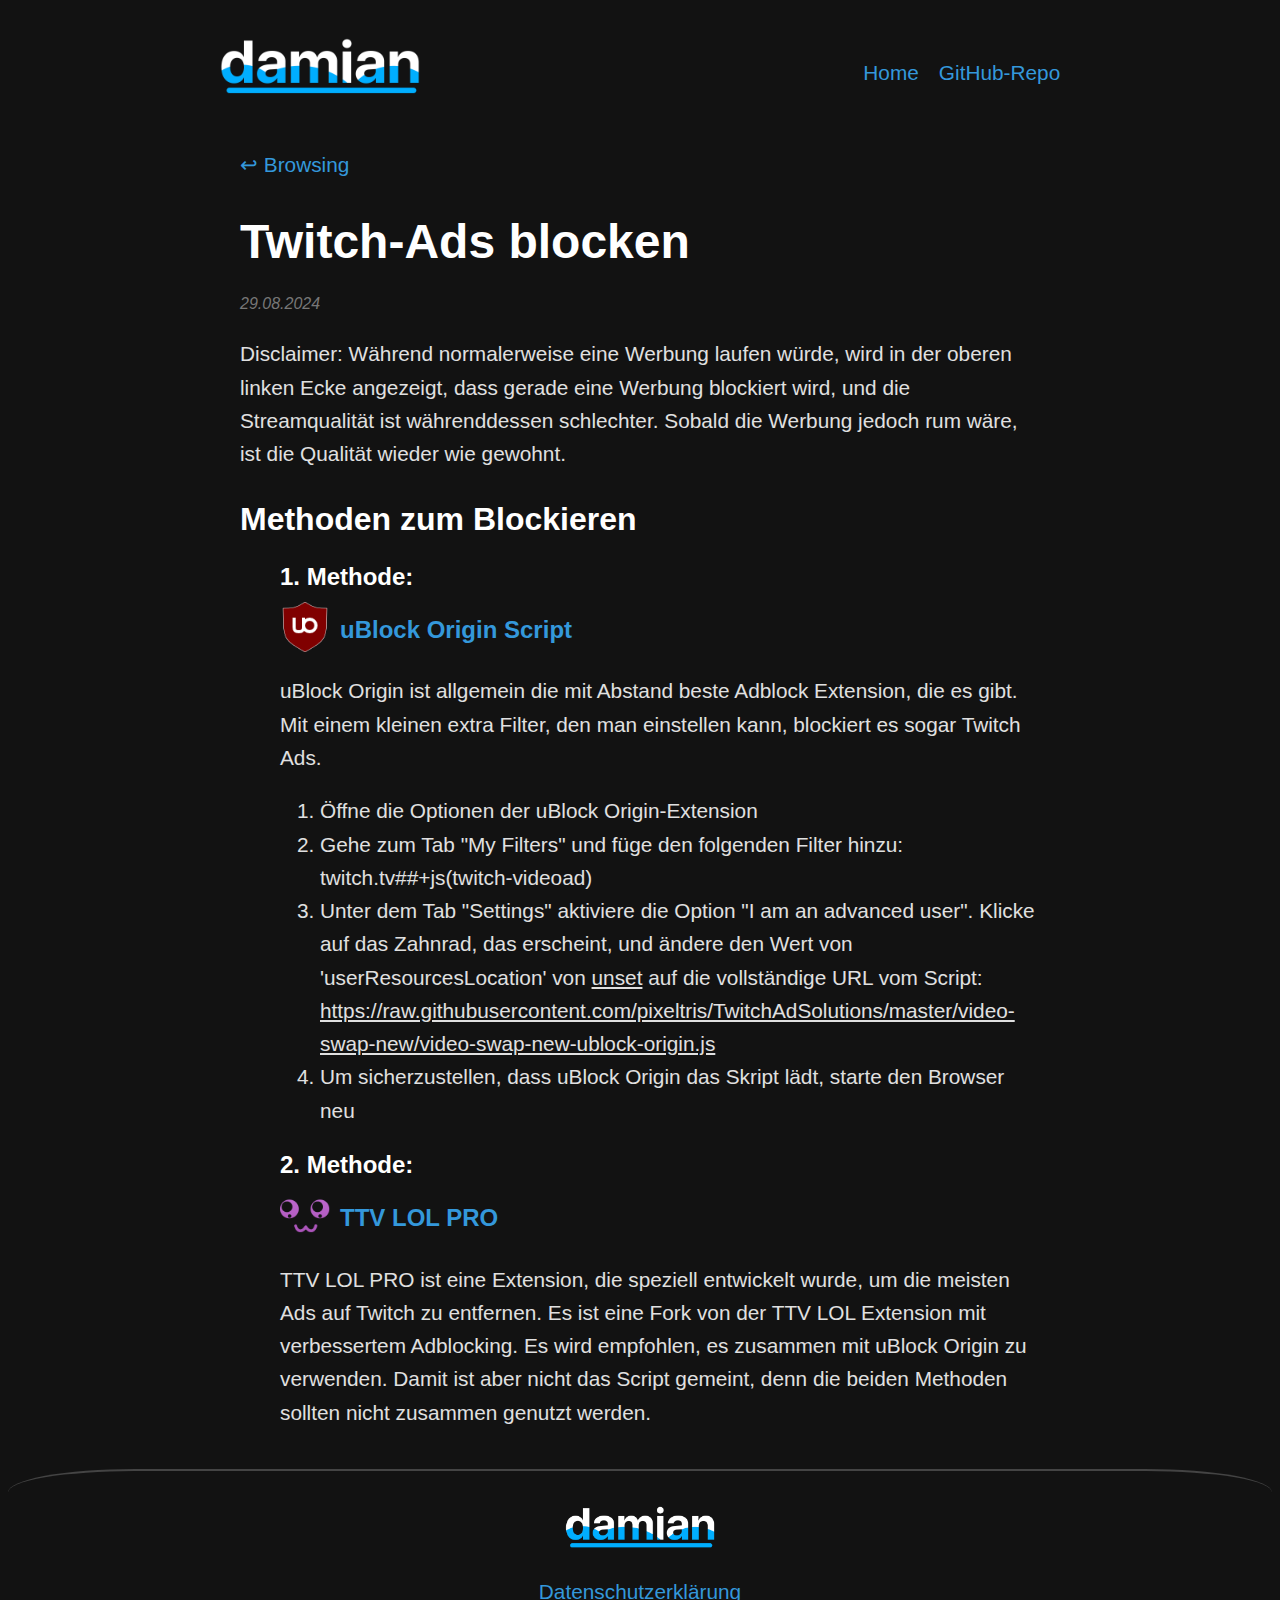
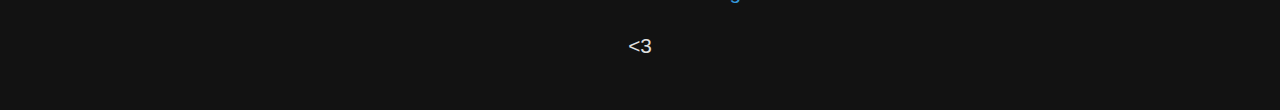
<file: browsing/twitch-ads/index.html>
<!DOCTYPE html>
<html lang="de">
  <head>
    <meta charset="UTF-8" />
    <meta name="viewport" content="width=device-width, initial-scale=1.0" />
    <title>damian | Twitch-Ads</title>
    <link rel="icon" href="/images/icon.ico" />
    <link rel="stylesheet" href="/style.css" />
    <script src="/script.js" defer></script>
  </head>
  <body>
    <div class="header-placeholder"><my-header></my-header></div>

    <div class="container">
      <a href="/browsing">&#8617; Browsing</a>
      <h1>Twitch-Ads blocken</h1>
      <p class="article-date">29.08.2024</p>

      <p>
        Disclaimer: Während normalerweise eine Werbung laufen würde, wird in der
        oberen linken Ecke angezeigt, dass gerade eine Werbung blockiert wird,
        und die Streamqualität ist währenddessen schlechter. Sobald die Werbung
        jedoch rum wäre, ist die Qualität wieder wie gewohnt.
      </p>

      <h2>Methoden zum Blockieren</h2>
      <ul>
        <h3>1. Methode:</h3>
        <img class="appicon" src="/images/extensions/ublock.png" />
        <h3 class="appicon">
          <a
            href="https://github.com/pixeltris/TwitchAdSolutions"
            target="_blank"
            >uBlock Origin Script</a
          >
        </h3>

        <p>
          uBlock Origin ist allgemein die mit Abstand beste Adblock Extension,
          die es gibt. Mit einem kleinen extra Filter, den man einstellen kann,
          blockiert es sogar Twitch Ads.
        </p>
        <ol>
          <li>Öffne die Optionen der uBlock Origin-Extension</li>
          <li>
            Gehe zum Tab "My Filters" und füge den folgenden Filter hinzu:
            twitch.tv##+js(twitch-videoad)
          </li>
          <li>
            Unter dem Tab "Settings" aktiviere die Option "I am an advanced
            user". Klicke auf das Zahnrad, das erscheint, und ändere den Wert
            von 'userResourcesLocation' von <ins>unset</ins> auf die
            vollständige URL vom Script:
            <ins
              >https://raw.githubusercontent.com/pixeltris/TwitchAdSolutions/master/video-swap-new/video-swap-new-ublock-origin.js</ins
            >
          </li>
          <li>
            Um sicherzustellen, dass uBlock Origin das Skript lädt, starte den
            Browser neu
          </li>
        </ol>
        <h3>2. Methode:</h3>
        <img class="appicon" src="/images/extensions/ttvlolpro.png" />
        <h3 class="appicon">
          <a href="https://github.com/younesaassila/ttv-lol-pro" target="_blank"
            >TTV LOL PRO</a
          >
        </h3>
        <p>
          TTV LOL PRO ist eine Extension, die speziell entwickelt wurde, um die
          meisten Ads auf Twitch zu entfernen. Es ist eine Fork von der TTV LOL
          Extension mit verbessertem Adblocking. Es wird empfohlen, es zusammen
          mit uBlock Origin zu verwenden. Damit ist aber nicht das Script
          gemeint, denn die beiden Methoden sollten nicht zusammen genutzt
          werden.
        </p>
      </ul>
    </div>
    <my-footer></my-footer>
  </body>
</html>
</file>
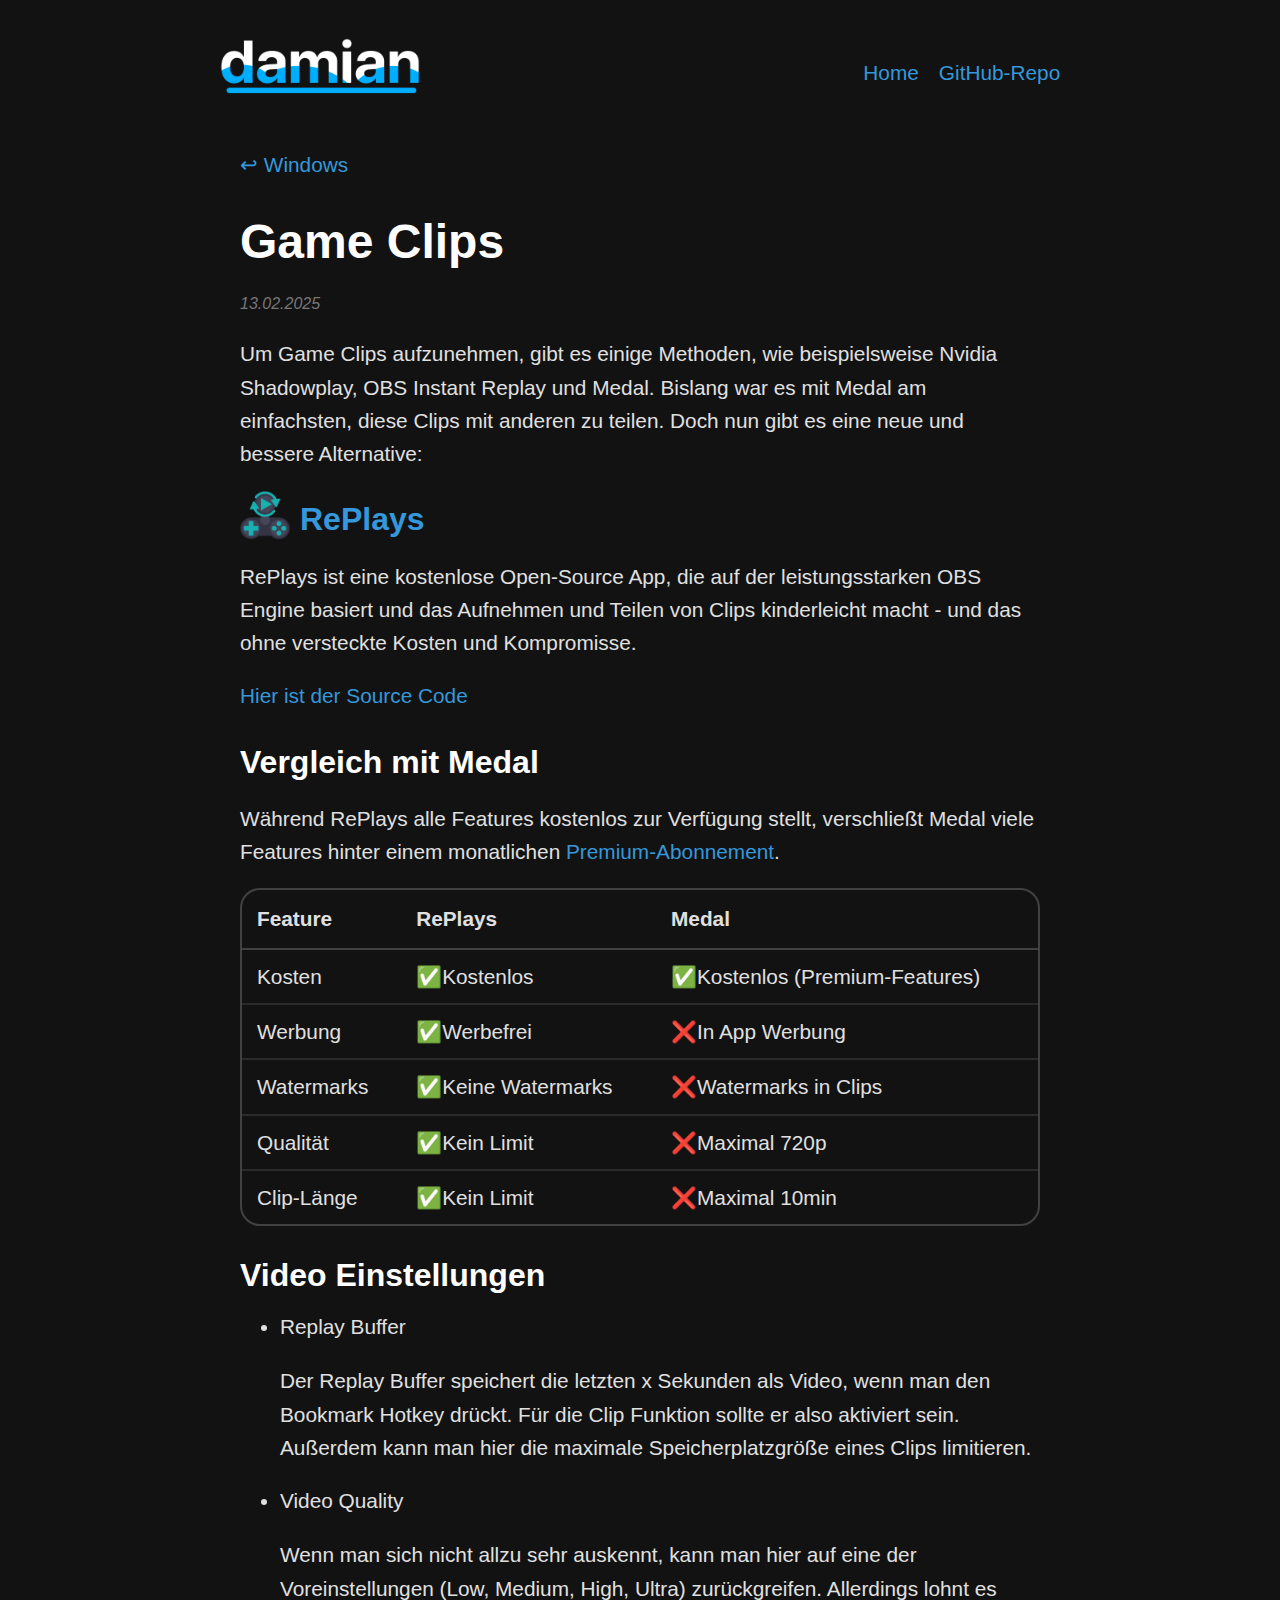
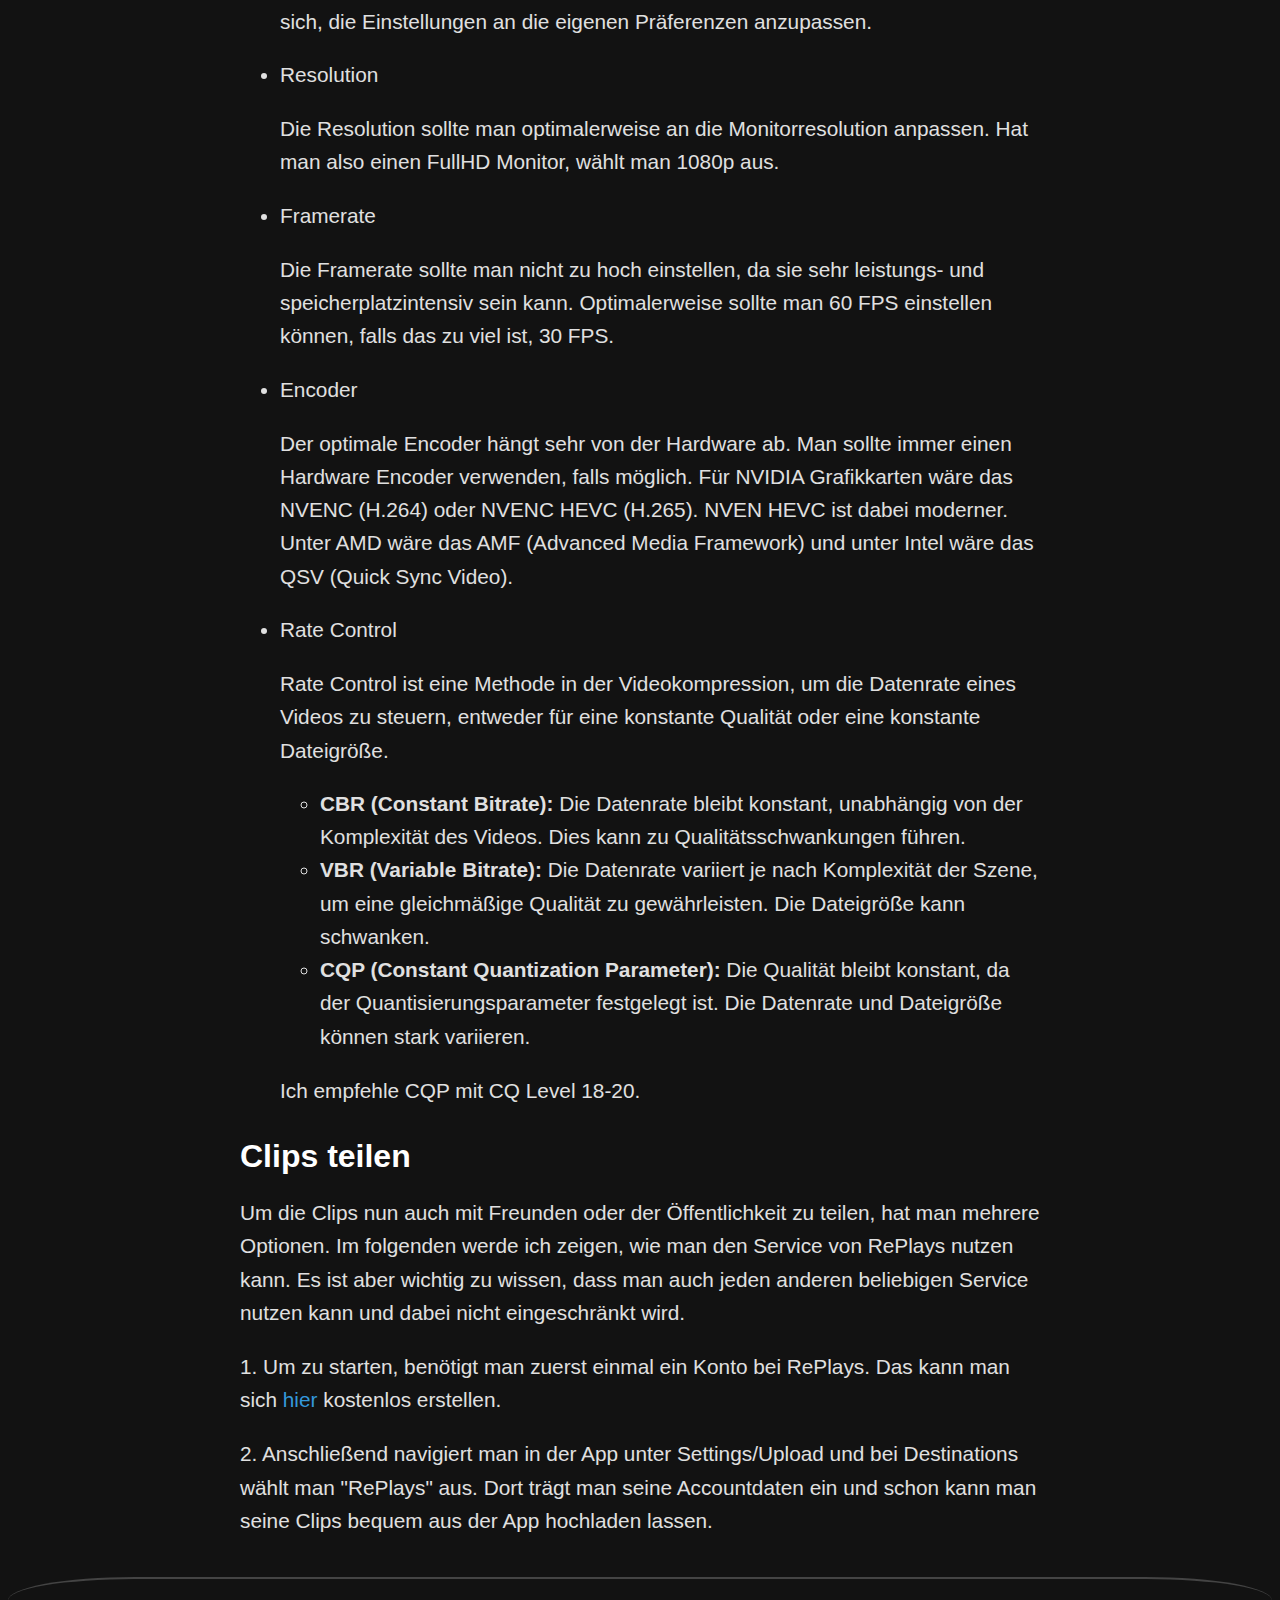
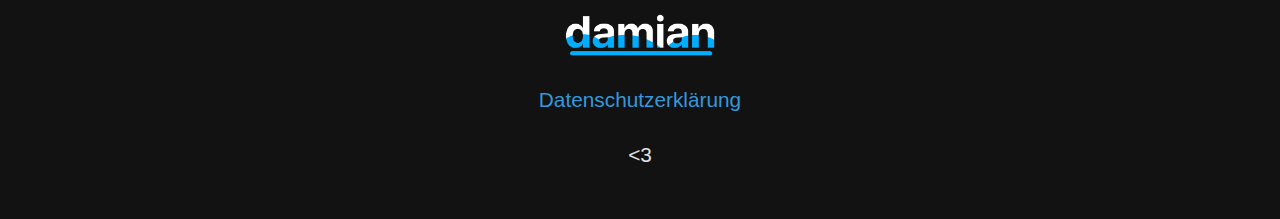
<file: windows/game-clips/index.html>
<!DOCTYPE html>
<html lang="de">
  <head>
    <meta charset="UTF-8" />
    <meta name="viewport" content="width=device-width, initial-scale=1.0" />
    <title>damian | Game Clips</title>
    <link rel="icon" href="/images/icon.ico" />
    <link rel="stylesheet" href="/style.css" />
    <script src="/script.js" defer></script>
  </head>
  <body>
    <div class="header-placeholder"><my-header></my-header></div>

    <div class="container">
      <a href="/windows">&#8617; Windows</a>
      <h1>Game Clips</h1>
      <p class="article-date">13.02.2025</p>

      <p>
        Um Game Clips aufzunehmen, gibt es einige Methoden, wie beispielsweise
        Nvidia Shadowplay, OBS Instant Replay und Medal. Bislang war es mit
        Medal am einfachsten, diese Clips mit anderen zu teilen. Doch nun gibt
        es eine neue und bessere Alternative:
      </p>

      <img class="appicon" src="/images/app-icons/replays.png" />
      <h2 class="appicon">
        <a href="https://replays.app/" target="_blank">RePlays</a>
      </h2>

      <p>
        RePlays ist eine kostenlose Open-Source App, die auf der
        leistungsstarken OBS Engine basiert und das Aufnehmen und Teilen von
        Clips kinderleicht macht - und das ohne versteckte Kosten und
        Kompromisse.
      </p>

      <a href="https://github.com/lulzsun/RePlays" target="_blank"
        >Hier ist der Source Code</a
      >

      <h2>Vergleich mit Medal</h2>
      <p>
        Während RePlays alle Features kostenlos zur Verfügung stellt,
        verschließt Medal viele Features hinter einem monatlichen
        <a
          href="https://medal.tv/blog/posts/medal-vs-medal-premium-benefits-and-features"
          target="_blank"
          >Premium-Abonnement</a
        >.
      </p>
      <table>
        <tr>
          <th>Feature</th>
          <th>RePlays</th>
          <th>Medal</th>
        </tr>
        <tr>
          <td>Kosten</td>
          <td>✅Kostenlos</td>
          <td>✅Kostenlos (Premium-Features)</td>
        </tr>
        <tr>
          <td>Werbung</td>
          <td>✅Werbefrei</td>
          <td>❌In App Werbung</td>
        </tr>
        <tr>
          <td>Watermarks</td>
          <td>✅Keine Watermarks</td>
          <td>❌Watermarks in Clips</td>
        </tr>
        <tr>
          <td>Qualität</td>
          <td>✅Kein Limit</td>
          <td>❌Maximal 720p</td>
        </tr>
        <tr>
          <td>Clip-Länge</td>
          <td>✅Kein Limit</td>
          <td>❌Maximal 10min</td>
        </tr>
      </table>

      <h2>Video Einstellungen</h2>
      <ul>
        <li>Replay Buffer</li>
        <p>
          Der Replay Buffer speichert die letzten x Sekunden als Video, wenn man
          den Bookmark Hotkey drückt. Für die Clip Funktion sollte er also
          aktiviert sein. Außerdem kann man hier die maximale Speicherplatzgröße
          eines Clips limitieren.
        </p>
        <li>Video Quality</li>
        <p>
          Wenn man sich nicht allzu sehr auskennt, kann man hier auf eine der
          Voreinstellungen (Low, Medium, High, Ultra) zurückgreifen. Allerdings
          lohnt es sich, die Einstellungen an die eigenen Präferenzen
          anzupassen.
        </p>
        <li>Resolution</li>
        <p>
          Die Resolution sollte man optimalerweise an die Monitorresolution
          anpassen. Hat man also einen FullHD Monitor, wählt man 1080p aus.
        </p>
        <li>Framerate</li>
        <p>
          Die Framerate sollte man nicht zu hoch einstellen, da sie sehr
          leistungs- und speicherplatzintensiv sein kann. Optimalerweise sollte
          man 60 FPS einstellen können, falls das zu viel ist, 30 FPS.
        </p>
        <li>Encoder</li>
        <p>
          Der optimale Encoder hängt sehr von der Hardware ab. Man sollte immer
          einen Hardware Encoder verwenden, falls möglich. Für NVIDIA
          Grafikkarten wäre das NVENC (H.264) oder NVENC HEVC (H.265). NVEN HEVC
          ist dabei moderner. Unter AMD wäre das AMF (Advanced Media Framework)
          und unter Intel wäre das QSV (Quick Sync Video).
        </p>
        <li>Rate Control</li>
        <p>
          Rate Control ist eine Methode in der Videokompression, um die
          Datenrate eines Videos zu steuern, entweder für eine konstante
          Qualität oder eine konstante Dateigröße.
        </p>
        <ul>
          <li>
            <em>CBR (Constant Bitrate):</em> Die Datenrate bleibt konstant,
            unabhängig von der Komplexität des Videos. Dies kann zu
            Qualitätsschwankungen führen.
          </li>
          <li>
            <em>VBR (Variable Bitrate):</em> Die Datenrate variiert je nach
            Komplexität der Szene, um eine gleichmäßige Qualität zu
            gewährleisten. Die Dateigröße kann schwanken.
          </li>
          <li>
            <em>CQP (Constant Quantization Parameter):</em> Die Qualität bleibt
            konstant, da der Quantisierungsparameter festgelegt ist. Die
            Datenrate und Dateigröße können stark variieren.
          </li>
        </ul>
        <p>Ich empfehle CQP mit CQ Level 18-20.</p>
      </ul>
      <h2>Clips teilen</h2>
      <p>
        Um die Clips nun auch mit Freunden oder der Öffentlichkeit zu teilen,
        hat man mehrere Optionen. Im folgenden werde ich zeigen, wie man den
        Service von RePlays nutzen kann. Es ist aber wichtig zu wissen, dass man
        auch jeden anderen beliebigen Service nutzen kann und dabei nicht
        eingeschränkt wird.
      </p>
      <p>
        1. Um zu starten, benötigt man zuerst einmal ein Konto bei RePlays. Das
        kann man sich
        <a href="https://replays.app/Register" target="_blank">hier</a>
        kostenlos erstellen.
      </p>
      <p>
        2. Anschließend navigiert man in der App unter Settings/Upload und bei
        Destinations wählt man "RePlays" aus. Dort trägt man seine Accountdaten
        ein und schon kann man seine Clips bequem aus der App hochladen lassen.
      </p>
    </div>
    <my-footer></my-footer>
  </body>
</html>
</file>
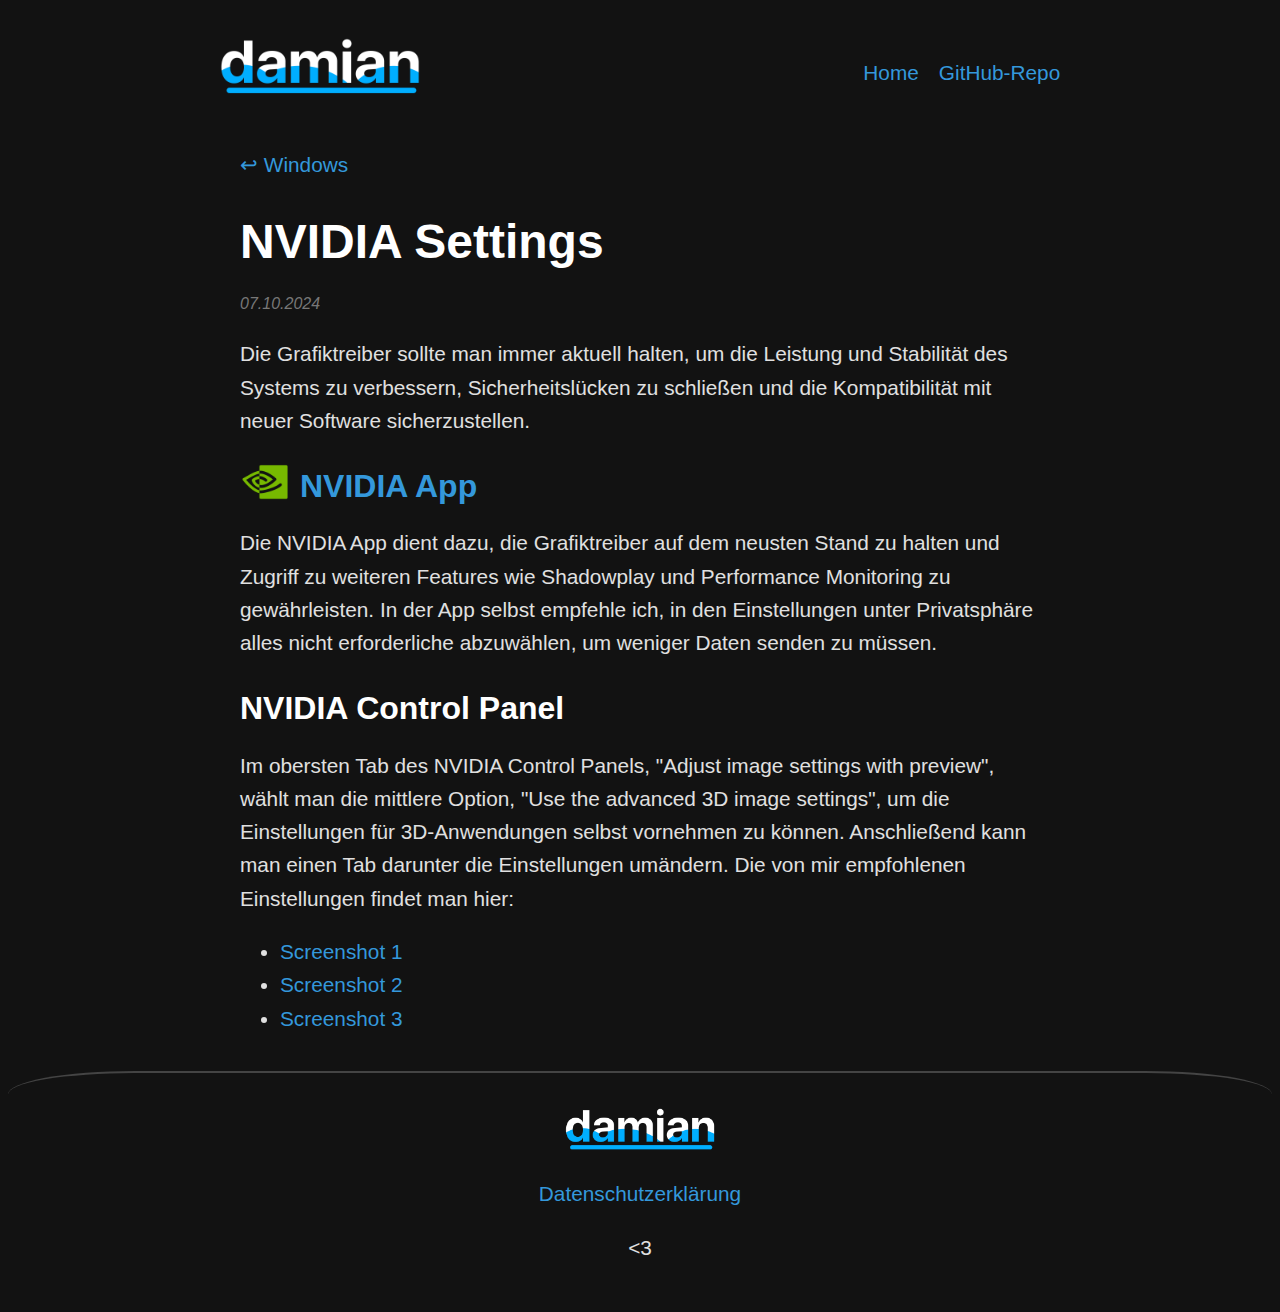
<file: windows/nvidia/index.html>
<!DOCTYPE html>
<html lang="de">
  <head>
    <meta charset="UTF-8" />
    <meta name="viewport" content="width=device-width, initial-scale=1.0" />
    <title>damian | NVIDIA</title>
    <link rel="icon" href="/images/icon.ico" />
    <link rel="stylesheet" href="/style.css" />
    <script src="/script.js" defer></script>
  </head>
  <body>
    <div class="header-placeholder"><my-header></my-header></div>

    <div class="container">
      <a href="/windows">&#8617; Windows</a>
      <h1>NVIDIA Settings</h1>
      <p class="article-date">07.10.2024</p>

      <p>
        Die Grafiktreiber sollte man immer aktuell halten, um die Leistung und
        Stabilität des Systems zu verbessern, Sicherheitslücken zu schließen und
        die Kompatibilität mit neuer Software sicherzustellen.
      </p>

      <img class="appicon" src="/images/app-icons/nvidia.png" />
      <h2 class="appicon">
        <a
          href="https://www.nvidia.com/en-us/software/nvidia-app/"
          target="_blank"
          >NVIDIA App</a
        >
      </h2>

      <p>
        Die NVIDIA App dient dazu, die Grafiktreiber auf dem neusten Stand zu
        halten und Zugriff zu weiteren Features wie Shadowplay und Performance
        Monitoring zu gewährleisten. In der App selbst empfehle ich, in den
        Einstellungen unter Privatsphäre alles nicht erforderliche abzuwählen,
        um weniger Daten senden zu müssen.
      </p>

      <h2>NVIDIA Control Panel</h2>
      <p>
        Im obersten Tab des NVIDIA Control Panels, "Adjust image settings with
        preview", wählt man die mittlere Option, "Use the advanced 3D image
        settings", um die Einstellungen für 3D-Anwendungen selbst vornehmen zu
        können. Anschließend kann man einen Tab darunter die Einstellungen
        umändern. Die von mir empfohlenen Einstellungen findet man hier:
      </p>

      <ul>
        <li>
          <a href="/images/controlpanel/1.png" target="_blank">Screenshot 1</a>
        </li>
        <li>
          <a href="/images/controlpanel/2.png" target="_blank">Screenshot 2</a>
        </li>
        <li>
          <a href="/images/controlpanel/3.png" target="_blank">Screenshot 3</a>
        </li>
      </ul>
    </div>
    <my-footer></my-footer>
  </body>
</html>
</file>
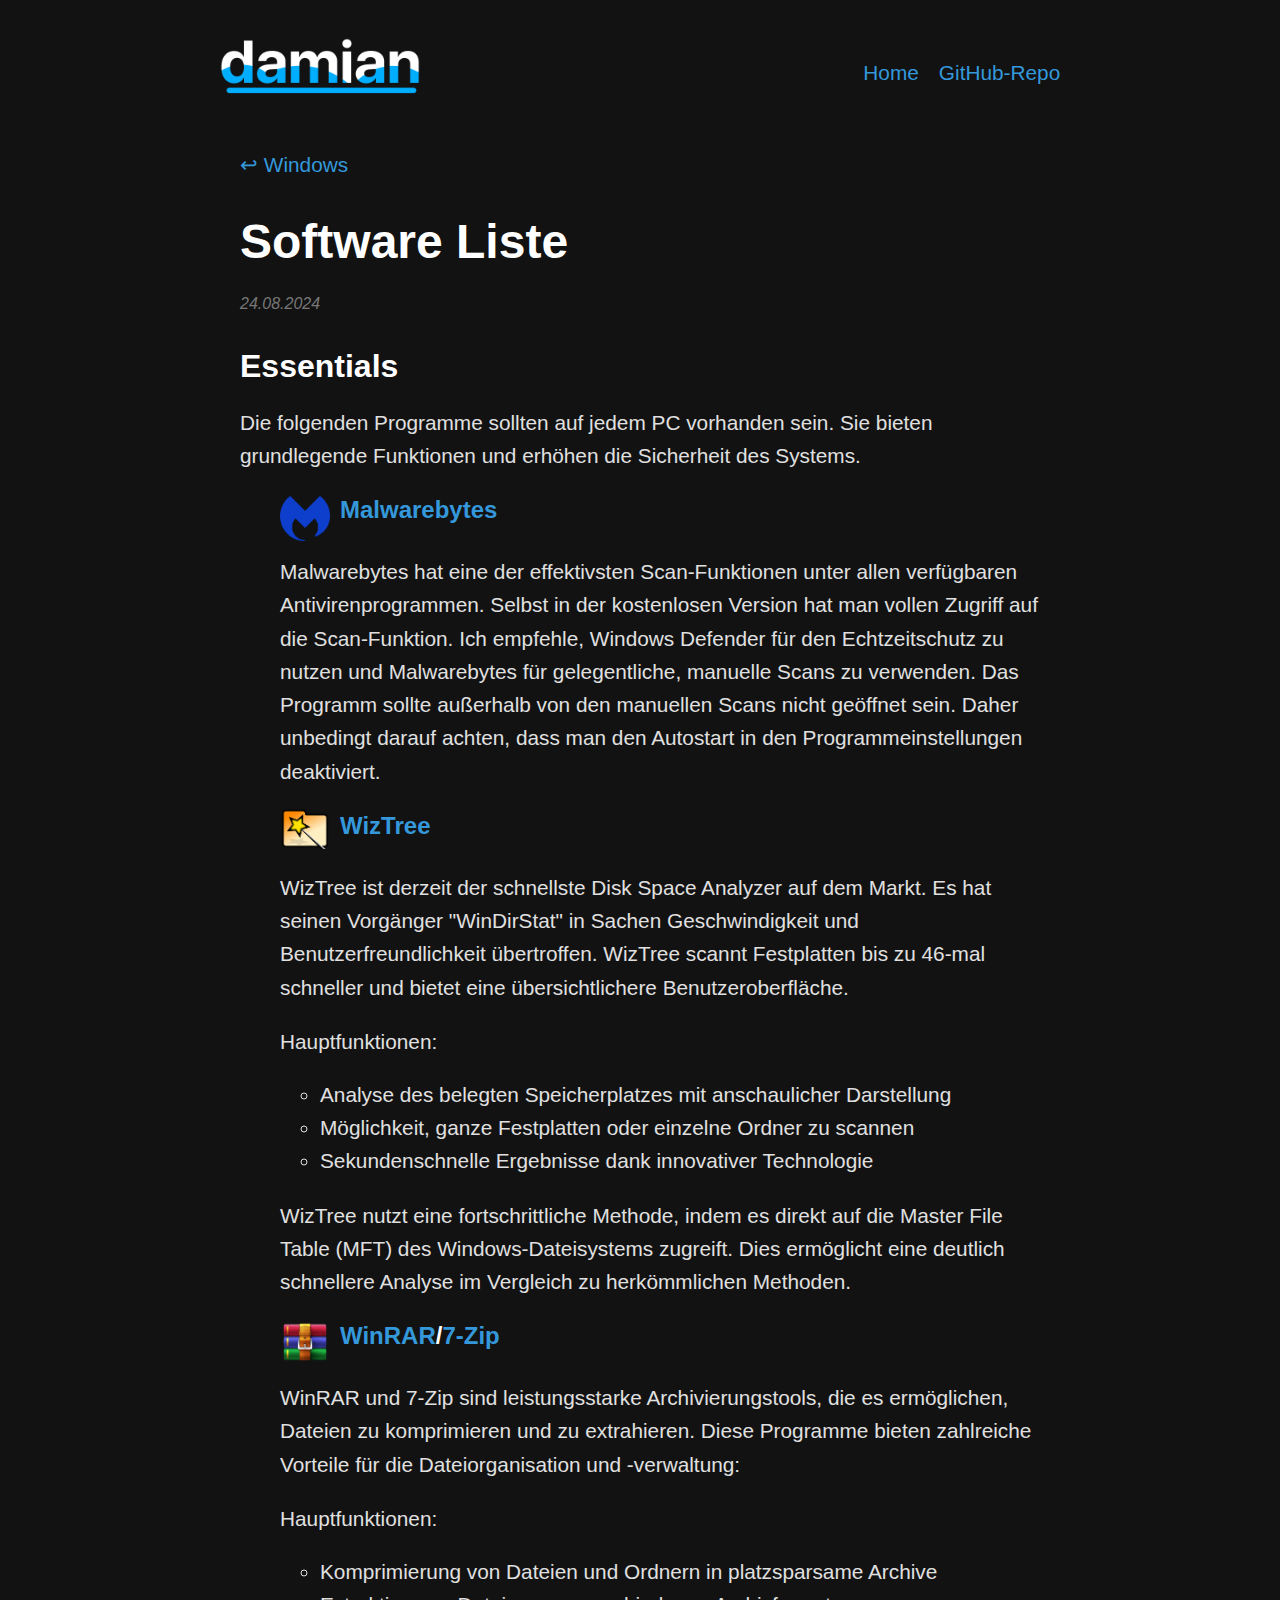
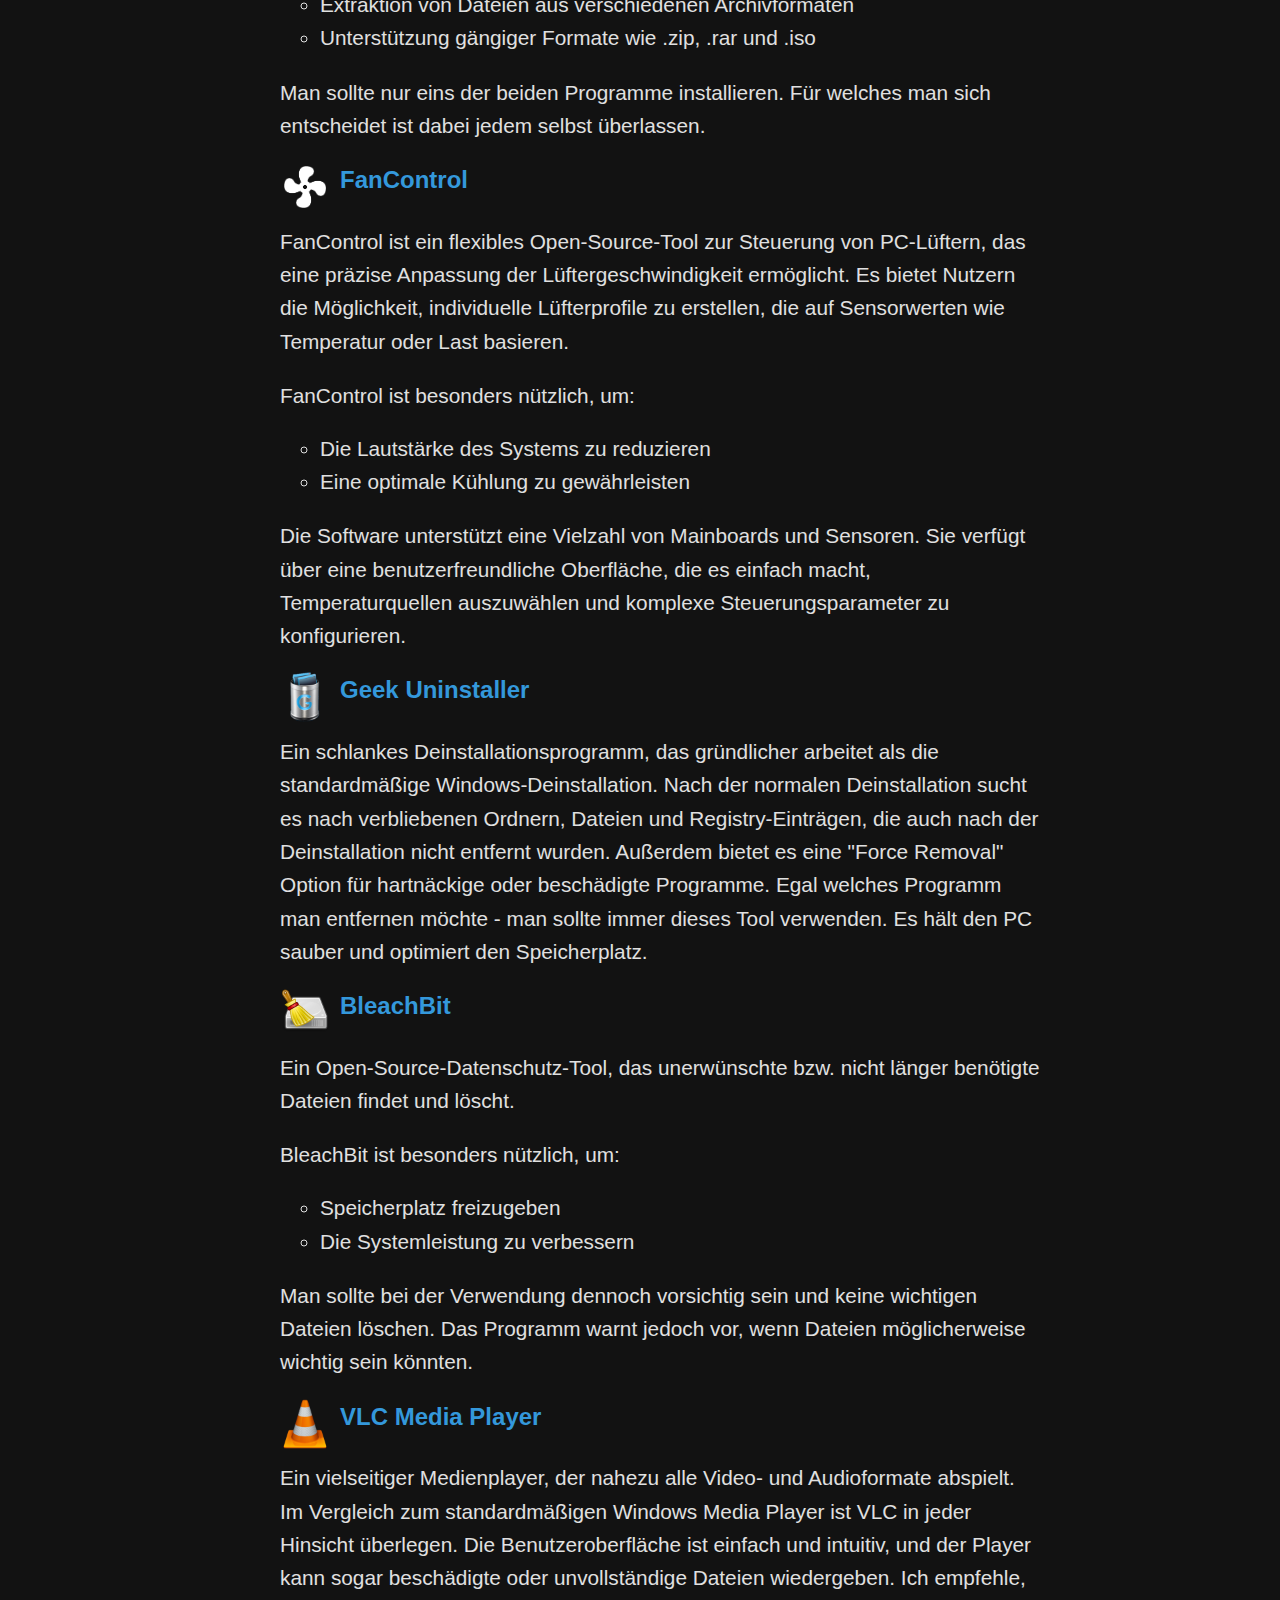
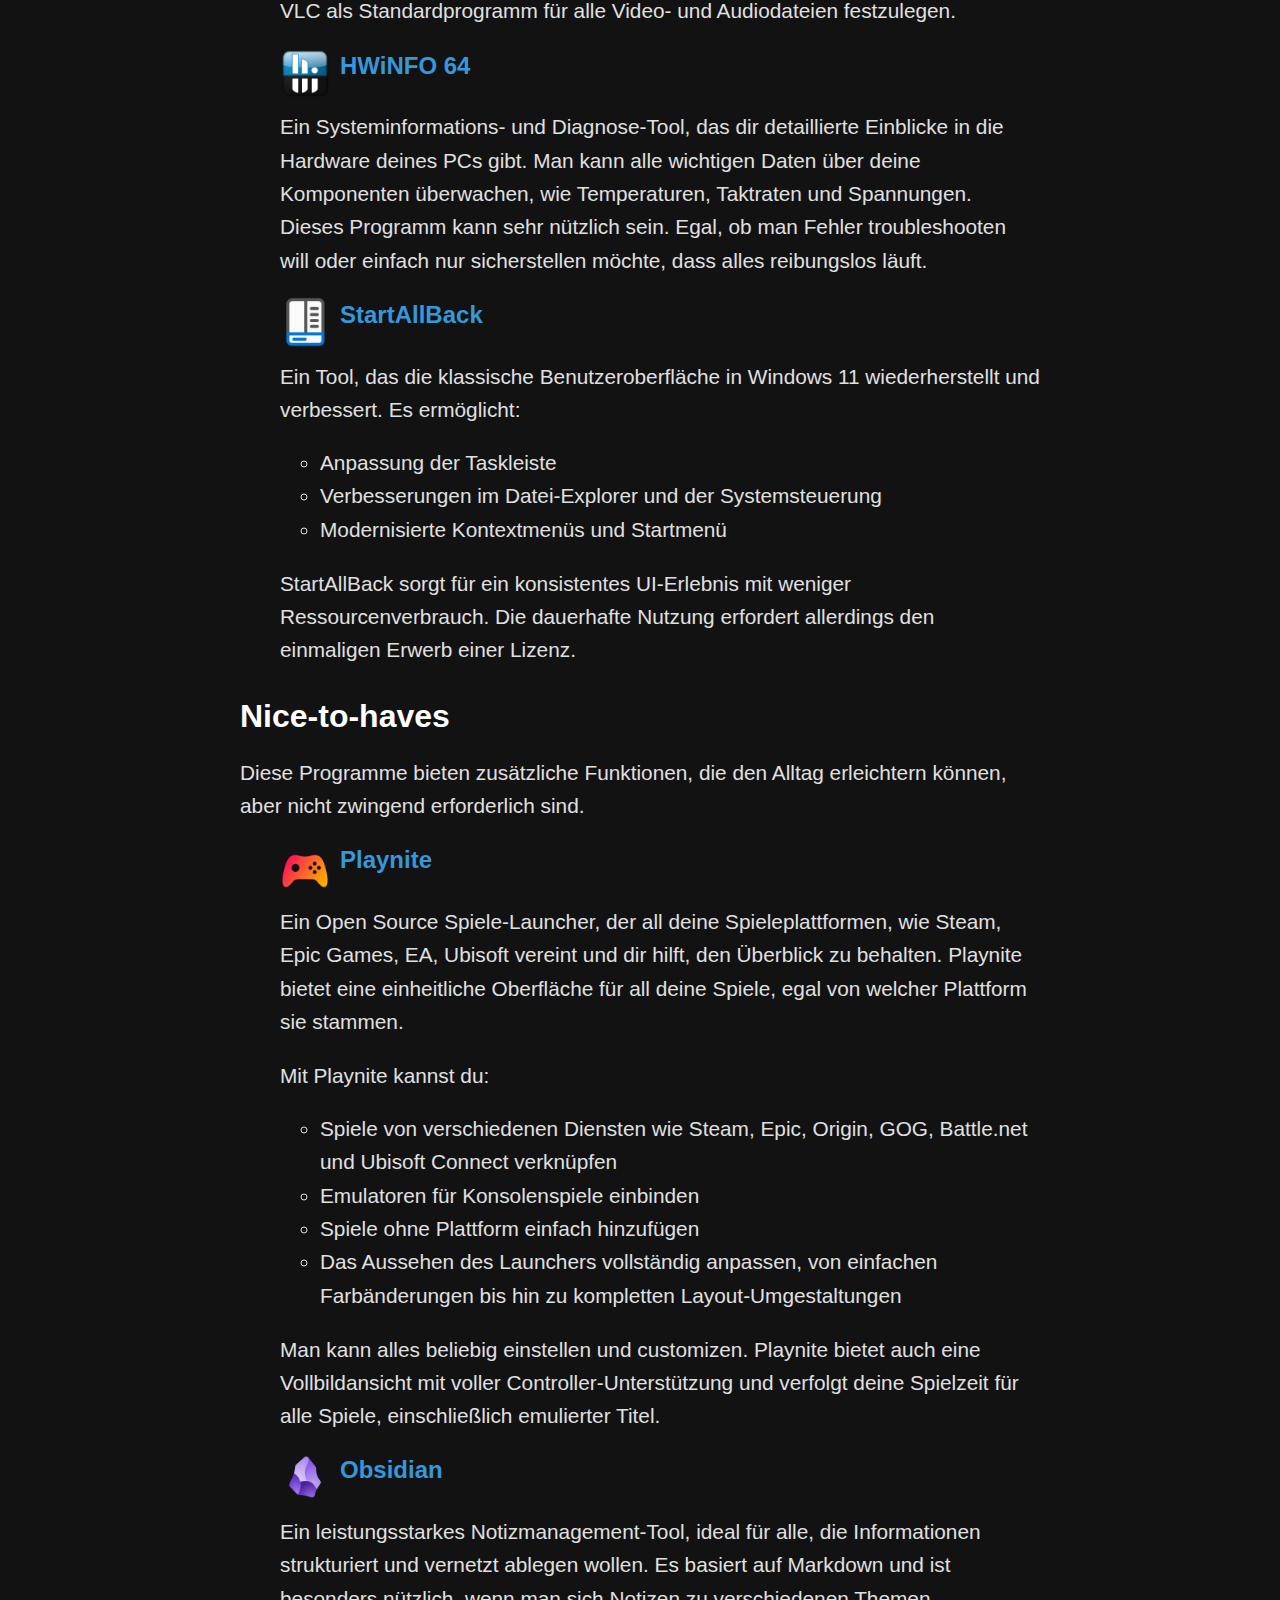
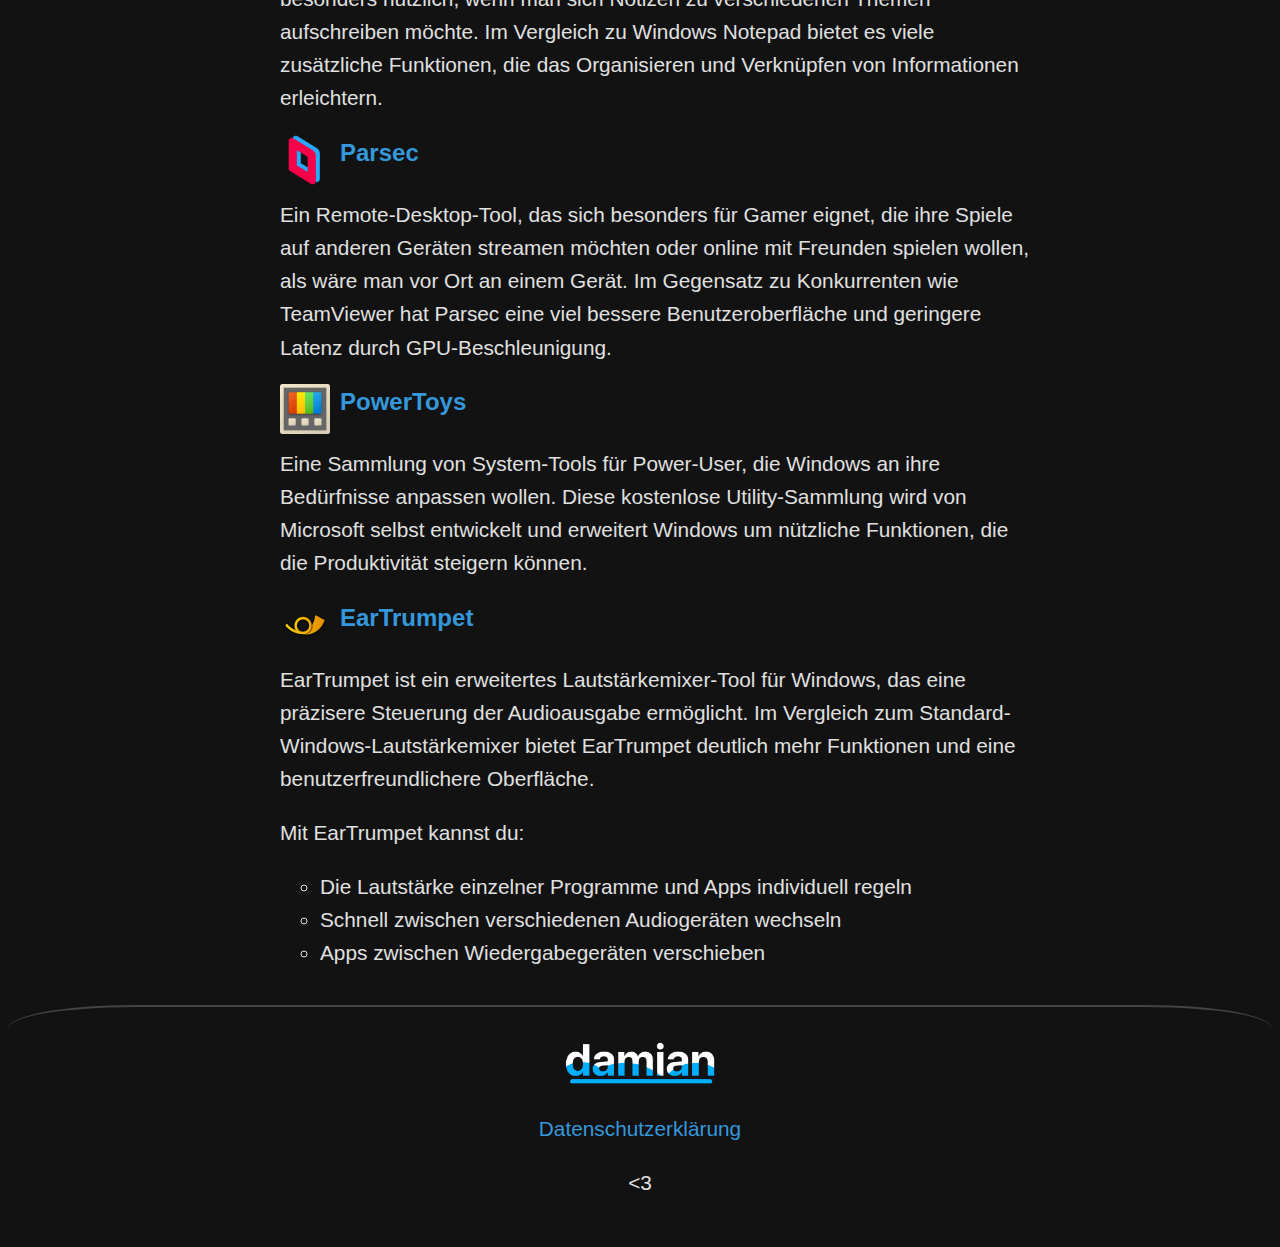
<file: windows/software-list/index.html>
<!DOCTYPE html>
<html lang="de">
  <head>
    <meta charset="UTF-8" />
    <meta name="viewport" content="width=device-width, initial-scale=1.0" />
    <title>damian | Software</title>
    <link rel="icon" href="/images/icon.ico" />
    <link rel="stylesheet" href="/style.css" />
    <script src="/script.js" defer></script>
  </head>
  <body>
    <div class="header-placeholder"><my-header></my-header></div>

    <div class="container">
      <a href="/windows">&#8617; Windows</a>
      <h1>Software Liste</h1>
      <p class="article-date">24.08.2024</p>

      <h2>Essentials</h2>
      <p>
        Die folgenden Programme sollten auf jedem PC vorhanden sein. Sie bieten
        grundlegende Funktionen und erhöhen die Sicherheit des Systems.
      </p>
      <ul>
        <img class="appicon" src="/images/app-icons/malwarebytes.png" />
        <h3 class="appicon">
          <a href="https://www.malwarebytes.com/mwb-download" target="_blank"
            >Malwarebytes</a
          >
        </h3>
        <p>
          Malwarebytes hat eine der effektivsten Scan-Funktionen unter allen
          verfügbaren Antivirenprogrammen. Selbst in der kostenlosen Version hat
          man vollen Zugriff auf die Scan-Funktion. Ich empfehle, Windows
          Defender für den Echtzeitschutz zu nutzen und Malwarebytes für
          gelegentliche, manuelle Scans zu verwenden. Das Programm sollte
          außerhalb von den manuellen Scans nicht geöffnet sein. Daher unbedingt
          darauf achten, dass man den Autostart in den Programmeinstellungen
          deaktiviert.
        </p>
        <img class="appicon" src="/images/app-icons/wiztree.png" />
        <h3 class="appicon">
          <a href="https://www.diskanalyzer.com/download" target="_blank"
            >WizTree</a
          >
        </h3>
        <p>
          WizTree ist derzeit der schnellste Disk Space Analyzer auf dem Markt.
          Es hat seinen Vorgänger "WinDirStat" in Sachen Geschwindigkeit und
          Benutzerfreundlichkeit übertroffen. WizTree scannt Festplatten bis zu
          46-mal schneller und bietet eine übersichtlichere Benutzeroberfläche.
        </p>
        <p>Hauptfunktionen:</p>
        <ul>
          <li>
            Analyse des belegten Speicherplatzes mit anschaulicher Darstellung
          </li>
          <li>
            Möglichkeit, ganze Festplatten oder einzelne Ordner zu scannen
          </li>
          <li>Sekundenschnelle Ergebnisse dank innovativer Technologie</li>
        </ul>
        <p>
          WizTree nutzt eine fortschrittliche Methode, indem es direkt auf die
          Master File Table (MFT) des Windows-Dateisystems zugreift. Dies
          ermöglicht eine deutlich schnellere Analyse im Vergleich zu
          herkömmlichen Methoden.
        </p>
        <img class="appicon" src="/images/app-icons/winrar.png" />
        <h3 class="appicon">
          <a
            href="https://www.win-rar.com/predownload.html?&L=0"
            target="_blank"
            >WinRAR</a
          >/<a href="https://www.7-zip.org/" target="_blank">7-Zip</a>
        </h3>
        <p>
          WinRAR und 7-Zip sind leistungsstarke Archivierungstools, die es
          ermöglichen, Dateien zu komprimieren und zu extrahieren. Diese
          Programme bieten zahlreiche Vorteile für die Dateiorganisation und
          -verwaltung:
        </p>
        <p>Hauptfunktionen:</p>
        <ul>
          <li>
            Komprimierung von Dateien und Ordnern in platzsparsame Archive
          </li>
          <li>Extraktion von Dateien aus verschiedenen Archivformaten</li>
          <li>Unterstützung gängiger Formate wie .zip, .rar und .iso</li>
        </ul>
        <p>
          Man sollte nur eins der beiden Programme installieren. Für welches man
          sich entscheidet ist dabei jedem selbst überlassen.
        </p>

        <img class="appicon" src="/images/app-icons/fancontrol.png" />
        <h3 class="appicon">
          <a href="https://getfancontrol.com" target="_blank">FanControl</a>
        </h3>
        <p>
          FanControl ist ein flexibles Open-Source-Tool zur Steuerung von
          PC-Lüftern, das eine präzise Anpassung der Lüftergeschwindigkeit
          ermöglicht. Es bietet Nutzern die Möglichkeit, individuelle
          Lüfterprofile zu erstellen, die auf Sensorwerten wie Temperatur oder
          Last basieren.
        </p>
        <p>FanControl ist besonders nützlich, um:</p>
        <ul>
          <li>Die Lautstärke des Systems zu reduzieren</li>
          <li>Eine optimale Kühlung zu gewährleisten</li>
        </ul>
        <p>
          Die Software unterstützt eine Vielzahl von Mainboards und Sensoren.
          Sie verfügt über eine benutzerfreundliche Oberfläche, die es einfach
          macht, Temperaturquellen auszuwählen und komplexe Steuerungsparameter
          zu konfigurieren.
        </p>

        <img class="appicon" src="/images/app-icons/geekuninstaller.png" />
        <h3 class="appicon">
          <a href="https://geekuninstaller.com/download" target="_blank"
            >Geek Uninstaller</a
          >
        </h3>
        <p>
          Ein schlankes Deinstallationsprogramm, das gründlicher arbeitet als
          die standardmäßige Windows-Deinstallation. Nach der normalen
          Deinstallation sucht es nach verbliebenen Ordnern, Dateien und
          Registry-Einträgen, die auch nach der Deinstallation nicht entfernt
          wurden. Außerdem bietet es eine "Force Removal" Option für hartnäckige
          oder beschädigte Programme. Egal welches Programm man entfernen möchte
          - man sollte immer dieses Tool verwenden. Es hält den PC sauber und
          optimiert den Speicherplatz.
        </p>
        <img class="appicon" src="/images/app-icons/bleachbit.png" />
        <h3 class="appicon">
          <a href="https://www.bleachbit.org/download" target="_blank"
            >BleachBit</a
          >
        </h3>
        <p>
          Ein Open-Source-Datenschutz-Tool, das unerwünschte bzw. nicht länger
          benötigte Dateien findet und löscht.
        </p>
        <p>BleachBit ist besonders nützlich, um:</p>
        <ul>
          <li>Speicherplatz freizugeben</li>
          <li>Die Systemleistung zu verbessern</li>
        </ul>
        <p>
          Man sollte bei der Verwendung dennoch vorsichtig sein und keine
          wichtigen Dateien löschen. Das Programm warnt jedoch vor, wenn Dateien
          möglicherweise wichtig sein könnten.
        </p>
        <img class="appicon" src="/images/app-icons/vlc.png" />
        <h3 class="appicon">
          <a
            href="https://www.videolan.org/vlc/download-windows.html"
            target="_blank"
            >VLC Media Player</a
          >
        </h3>
        <p>
          Ein vielseitiger Medienplayer, der nahezu alle Video- und Audioformate
          abspielt. Im Vergleich zum standardmäßigen Windows Media Player ist
          VLC in jeder Hinsicht überlegen. Die Benutzeroberfläche ist einfach
          und intuitiv, und der Player kann sogar beschädigte oder
          unvollständige Dateien wiedergeben. Ich empfehle, VLC als
          Standardprogramm für alle Video- und Audiodateien festzulegen.
        </p>
        <img class="appicon" src="/images/app-icons/hwinfo.png" />
        <h3 class="appicon">
          <a href="https://www.hwinfo.com/download/" target="_blank"
            >HWiNFO 64</a
          >
        </h3>
        <p>
          Ein Systeminformations- und Diagnose-Tool, das dir detaillierte
          Einblicke in die Hardware deines PCs gibt. Man kann alle wichtigen
          Daten über deine Komponenten überwachen, wie Temperaturen, Taktraten
          und Spannungen. Dieses Programm kann sehr nützlich sein. Egal, ob man
          Fehler troubleshooten will oder einfach nur sicherstellen möchte, dass
          alles reibungslos läuft.
        </p>
        <img class="appicon" src="/images/app-icons/startallback.png" />
        <h3 class="appicon">
          <a href="https://www.startallback.com/" target="_blank"
            >StartAllBack</a
          >
        </h3>
        <p>
          Ein Tool, das die klassische Benutzeroberfläche in Windows 11
          wiederherstellt und verbessert. Es ermöglicht:
        </p>
        <ul>
          <li>Anpassung der Taskleiste</li>
          <li>Verbesserungen im Datei-Explorer und der Systemsteuerung</li>
          <li>Modernisierte Kontextmenüs und Startmenü</li>
        </ul>
        <p>
          StartAllBack sorgt für ein konsistentes UI-Erlebnis mit weniger
          Ressourcenverbrauch. Die dauerhafte Nutzung erfordert allerdings den
          einmaligen Erwerb einer Lizenz.
        </p>
      </ul>

      <h2>Nice-to-haves</h2>
      <p>
        Diese Programme bieten zusätzliche Funktionen, die den Alltag
        erleichtern können, aber nicht zwingend erforderlich sind.
      </p>
      <ul>
        <img class="appicon" src="/images/app-icons/playnite.png" />
        <h3 class="appicon">
          <a href="https://playnite.link" target="_blank">Playnite</a>
        </h3>
        <p>
          Ein Open Source Spiele-Launcher, der all deine Spieleplattformen, wie
          Steam, Epic Games, EA, Ubisoft vereint und dir hilft, den Überblick zu
          behalten. Playnite bietet eine einheitliche Oberfläche für all deine
          Spiele, egal von welcher Plattform sie stammen.
        </p>
        <p>Mit Playnite kannst du:</p>
        <ul>
          <li>
            Spiele von verschiedenen Diensten wie Steam, Epic, Origin, GOG,
            Battle.net und Ubisoft Connect verknüpfen
          </li>
          <li>Emulatoren für Konsolenspiele einbinden</li>
          <li>Spiele ohne Plattform einfach hinzufügen</li>
          <li>
            Das Aussehen des Launchers vollständig anpassen, von einfachen
            Farbänderungen bis hin zu kompletten Layout-Umgestaltungen
          </li>
        </ul>
        <p>
          Man kann alles beliebig einstellen und customizen. Playnite bietet
          auch eine Vollbildansicht mit voller Controller-Unterstützung und
          verfolgt deine Spielzeit für alle Spiele, einschließlich emulierter
          Titel.
        </p>
        <img class="appicon" src="/images/app-icons/obsidian.png" />
        <h3 class="appicon">
          <a href="https://obsidian.md/download" target="_blank">Obsidian</a>
        </h3>
        <p>
          Ein leistungsstarkes Notizmanagement-Tool, ideal für alle, die
          Informationen strukturiert und vernetzt ablegen wollen. Es basiert auf
          Markdown und ist besonders nützlich, wenn man sich Notizen zu
          verschiedenen Themen aufschreiben möchte. Im Vergleich zu Windows
          Notepad bietet es viele zusätzliche Funktionen, die das Organisieren
          und Verknüpfen von Informationen erleichtern.
        </p>
        <img class="appicon" src="/images/app-icons/parsec.png" />
        <h3 class="appicon">
          <a href="https://parsec.app/downloads" target="_blank">Parsec</a>
        </h3>
        <p>
          Ein Remote-Desktop-Tool, das sich besonders für Gamer eignet, die ihre
          Spiele auf anderen Geräten streamen möchten oder online mit Freunden
          spielen wollen, als wäre man vor Ort an einem Gerät. Im Gegensatz zu
          Konkurrenten wie TeamViewer hat Parsec eine viel bessere
          Benutzeroberfläche und geringere Latenz durch GPU-Beschleunigung.
        </p>
        <img class="appicon" src="/images/app-icons/powertoys.png" />
        <h3 class="appicon">
          <a href="https://aka.ms/installpowertoys" target="_blank"
            >PowerToys</a
          >
        </h3>
        <p>
          Eine Sammlung von System-Tools für Power-User, die Windows an ihre
          Bedürfnisse anpassen wollen. Diese kostenlose Utility-Sammlung wird
          von Microsoft selbst entwickelt und erweitert Windows um nützliche
          Funktionen, die die Produktivität steigern können.
        </p>
        <img class="appicon" src="/images/app-icons/eartrumpet.png" />
        <h3 class="appicon">
          <a href="https://eartrumpet.app/" target="_blank">EarTrumpet</a>
        </h3>
        <p>
          EarTrumpet ist ein erweitertes Lautstärkemixer-Tool für Windows, das
          eine präzisere Steuerung der Audioausgabe ermöglicht. Im Vergleich zum
          Standard-Windows-Lautstärkemixer bietet EarTrumpet deutlich mehr
          Funktionen und eine benutzerfreundlichere Oberfläche.
        </p>
        <p>Mit EarTrumpet kannst du:</p>
        <ul>
          <li>
            Die Lautstärke einzelner Programme und Apps individuell regeln
          </li>
          <li>Schnell zwischen verschiedenen Audiogeräten wechseln</li>
          <li>Apps zwischen Wiedergabegeräten verschieben</li>
        </ul>
      </ul>
    </div>
    <my-footer></my-footer>
  </body>
</html>
</file>
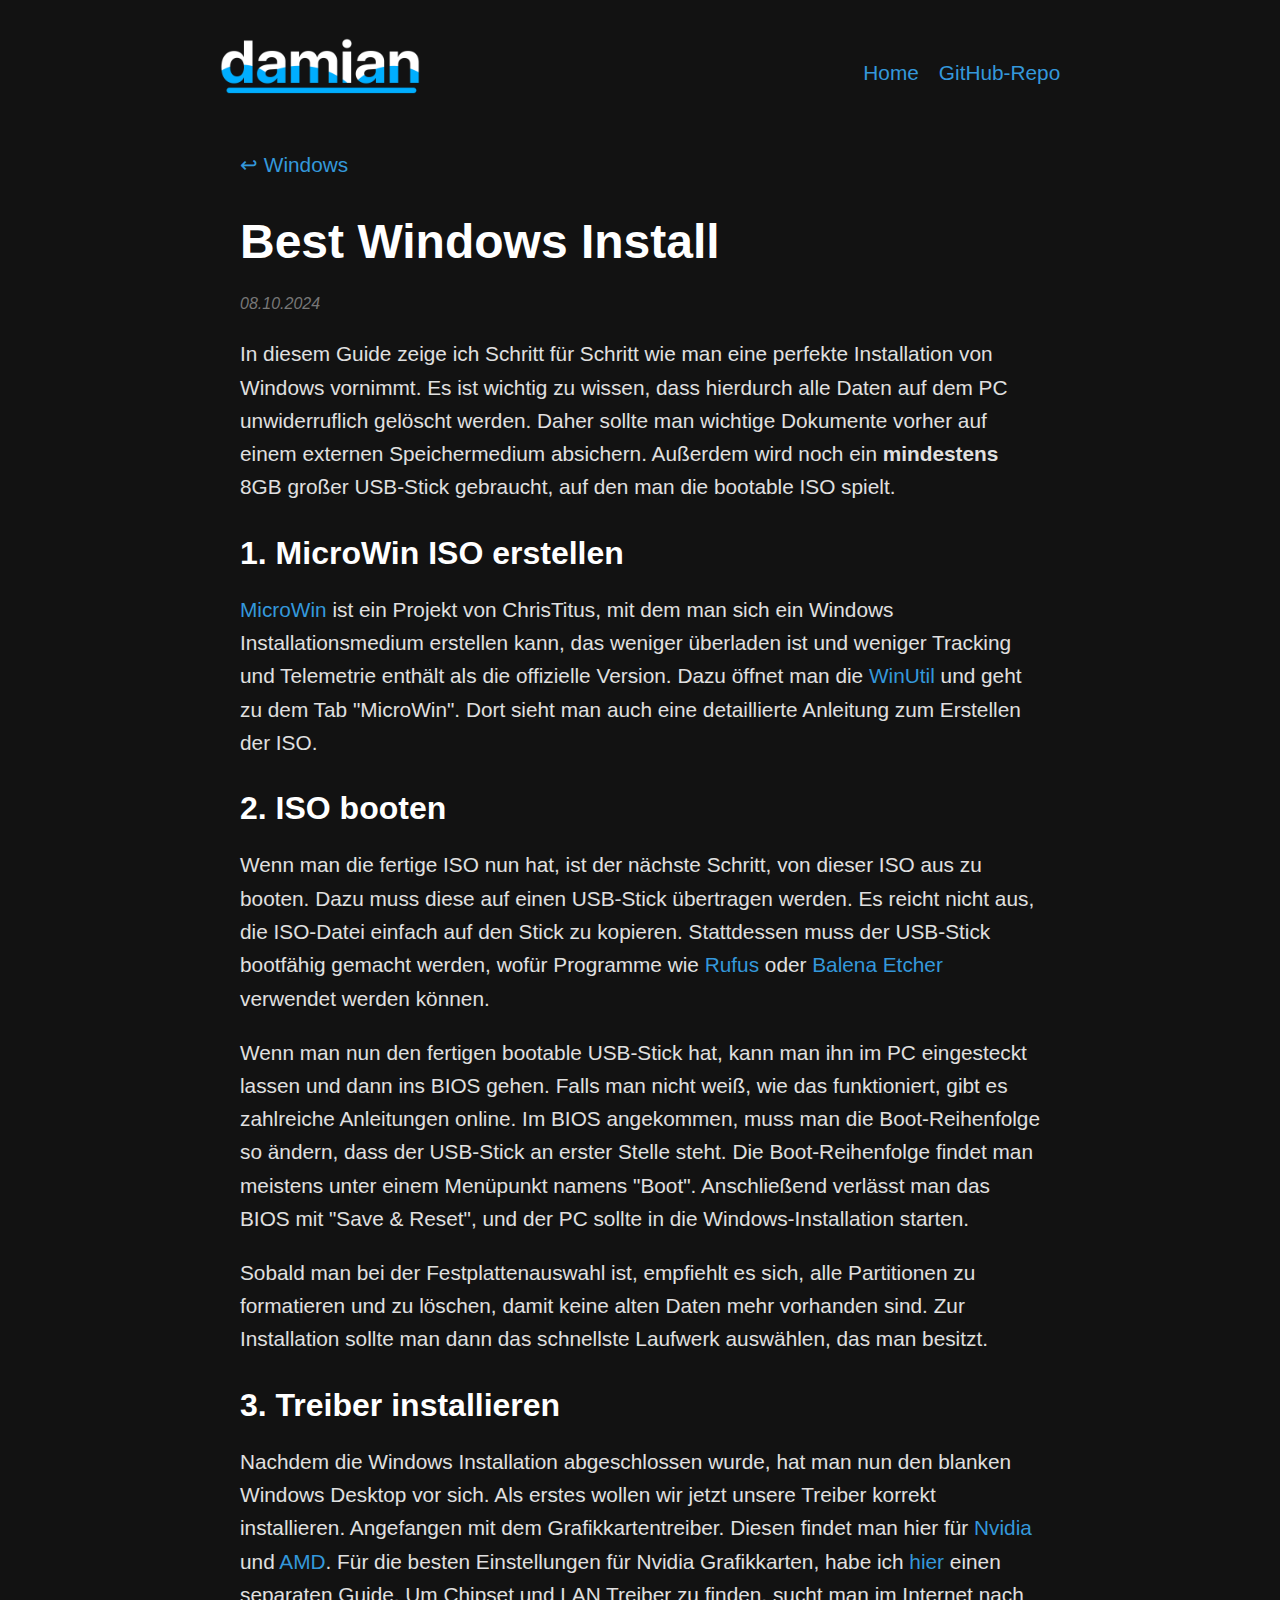
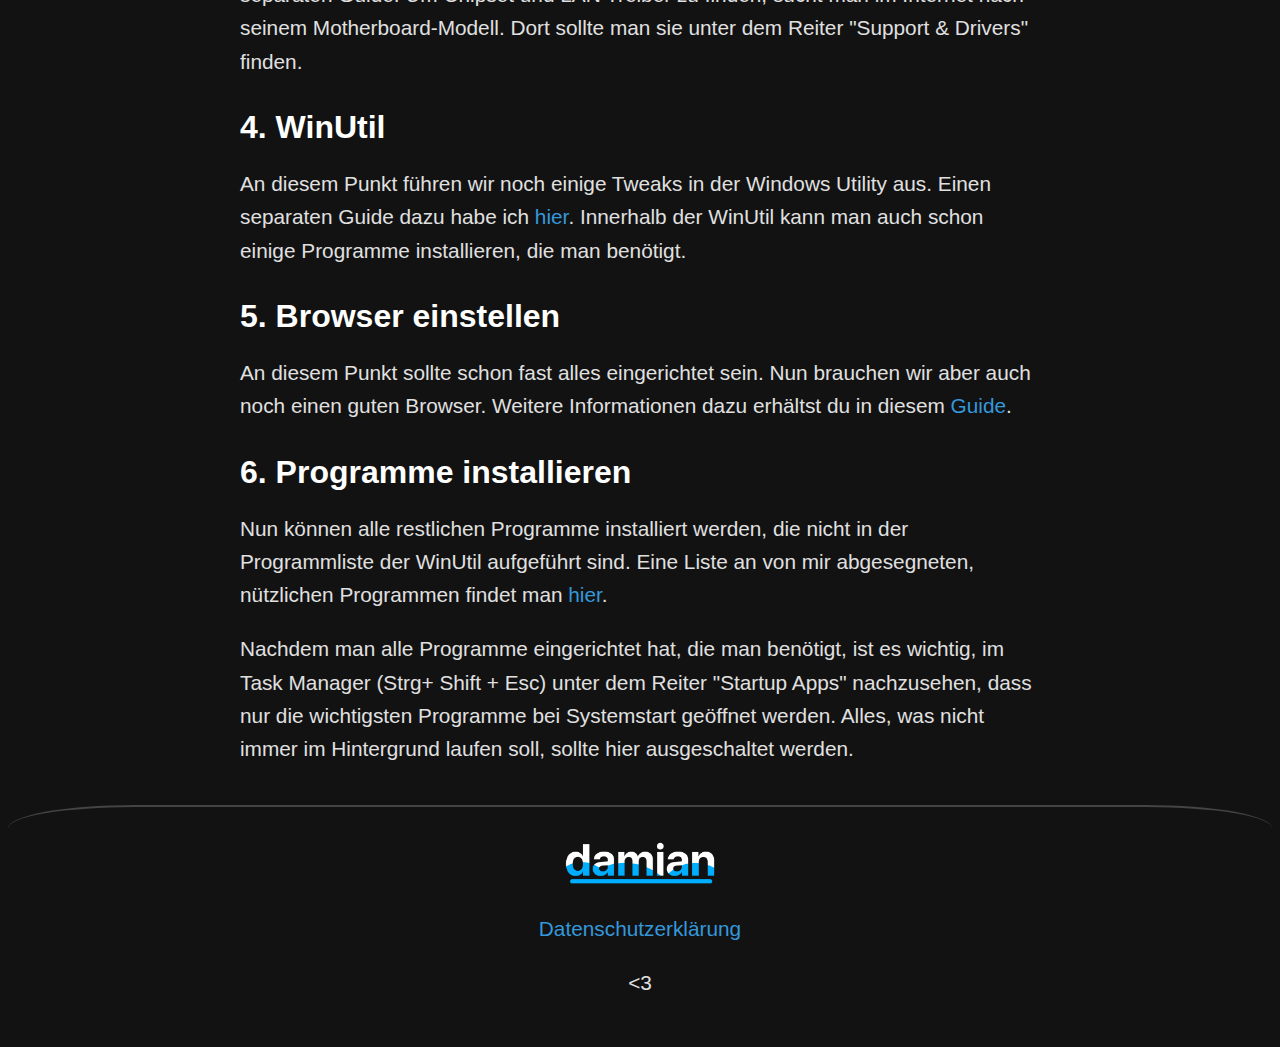
<file: windows/windows-install/index.html>
<!DOCTYPE html>
<html lang="de">
  <head>
    <meta charset="UTF-8" />
    <meta name="viewport" content="width=device-width, initial-scale=1.0" />
    <title>damian | Windows Install</title>
    <link rel="icon" href="/images/icon.ico" />
    <link rel="stylesheet" href="/style.css" />
    <script src="/script.js" defer></script>
  </head>
  <body>
    <div class="header-placeholder"><my-header></my-header></div>

    <div class="container">
      <a href="/windows">&#8617; Windows</a>
      <h1>Best Windows Install</h1>
      <p class="article-date">08.10.2024</p>

      <p>
        In diesem Guide zeige ich Schritt für Schritt wie man eine perfekte
        Installation von Windows vornimmt. Es ist wichtig zu wissen, dass
        hierdurch alle Daten auf dem PC unwiderruflich gelöscht werden. Daher
        sollte man wichtige Dokumente vorher auf einem externen Speichermedium
        absichern. Außerdem wird noch ein <em>mindestens</em> 8GB großer
        USB-Stick gebraucht, auf den man die bootable ISO spielt.
      </p>

      <h2>1. MicroWin ISO erstellen</h2>
      <p>
        <a
          href="https://christitustech.github.io/winutil/userguide/#microwin"
          target="_blank"
          >MicroWin</a
        >
        ist ein Projekt von ChrisTitus, mit dem man sich ein Windows
        Installationsmedium erstellen kann, das weniger überladen ist und
        weniger Tracking und Telemetrie enthält als die offizielle Version. Dazu
        öffnet man die <a href="/windows/winutil/">WinUtil</a> und geht zu dem
        Tab "MicroWin". Dort sieht man auch eine detaillierte Anleitung zum
        Erstellen der ISO.
      </p>

      <h2>2. ISO booten</h2>
      <p>
        Wenn man die fertige ISO nun hat, ist der nächste Schritt, von dieser
        ISO aus zu booten. Dazu muss diese auf einen USB-Stick übertragen
        werden. Es reicht nicht aus, die ISO-Datei einfach auf den Stick zu
        kopieren. Stattdessen muss der USB-Stick bootfähig gemacht werden, wofür
        Programme wie
        <a href="https://rufus.ie/en/" target="_blank">Rufus</a> oder
        <a href="https://etcher.balena.io/" target="_blank">Balena Etcher</a>
        verwendet werden können.
      </p>
      <p>
        Wenn man nun den fertigen bootable USB-Stick hat, kann man ihn im PC
        eingesteckt lassen und dann ins BIOS gehen. Falls man nicht weiß, wie
        das funktioniert, gibt es zahlreiche Anleitungen online. Im BIOS
        angekommen, muss man die Boot-Reihenfolge so ändern, dass der USB-Stick
        an erster Stelle steht. Die Boot-Reihenfolge findet man meistens unter
        einem Menüpunkt namens "Boot". Anschließend verlässt man das BIOS mit
        "Save & Reset", und der PC sollte in die Windows-Installation starten.
      </p>
      <p>
        Sobald man bei der Festplattenauswahl ist, empfiehlt es sich, alle
        Partitionen zu formatieren und zu löschen, damit keine alten Daten mehr
        vorhanden sind. Zur Installation sollte man dann das schnellste Laufwerk
        auswählen, das man besitzt.
      </p>

      <h2>3. Treiber installieren</h2>
      <p>
        Nachdem die Windows Installation abgeschlossen wurde, hat man nun den
        blanken Windows Desktop vor sich. Als erstes wollen wir jetzt unsere
        Treiber korrekt installieren. Angefangen mit dem Grafikkartentreiber.
        Diesen findet man hier für
        <a
          href="https://www.nvidia.com/en-us/software/nvidia-app/"
          target="_blank"
          >Nvidia</a
        >
        und
        <a
          href="https://www.amd.com/en/support/download/drivers.html"
          target="_blank"
          >AMD</a
        >. Für die besten Einstellungen für Nvidia Grafikkarten, habe ich
        <a href="/windows/nvidia/">hier</a>
        einen separaten Guide. Um Chipset und LAN Treiber zu finden, sucht man
        im Internet nach seinem Motherboard-Modell. Dort sollte man sie unter
        dem Reiter "Support & Drivers" finden.
      </p>

      <h2>4. WinUtil</h2>
      <p>
        An diesem Punkt führen wir noch einige Tweaks in der Windows Utility
        aus. Einen separaten Guide dazu habe ich
        <a href="/windows/winutil/">hier</a>. Innerhalb der WinUtil kann man
        auch schon einige Programme installieren, die man benötigt.
      </p>

      <h2>5. Browser einstellen</h2>
      <p>
        An diesem Punkt sollte schon fast alles eingerichtet sein. Nun brauchen
        wir aber auch noch einen guten Browser. Weitere Informationen dazu
        erhältst du in diesem <a href="/browsing/browser-setup/">Guide</a>.
      </p>

      <h2>6. Programme installieren</h2>
      <p>
        Nun können alle restlichen Programme installiert werden, die nicht in
        der Programmliste der WinUtil aufgeführt sind. Eine Liste an von mir
        abgesegneten, nützlichen Programmen findet man
        <a href="/windows/software-list/">hier</a>.
      </p>
      <p>
        Nachdem man alle Programme eingerichtet hat, die man benötigt, ist es
        wichtig, im Task Manager (Strg+ Shift + Esc) unter dem Reiter "Startup
        Apps" nachzusehen, dass nur die wichtigsten Programme bei Systemstart
        geöffnet werden. Alles, was nicht immer im Hintergrund laufen soll,
        sollte hier ausgeschaltet werden.
      </p>
    </div>
    <my-footer></my-footer>
  </body>
</html>
</file>
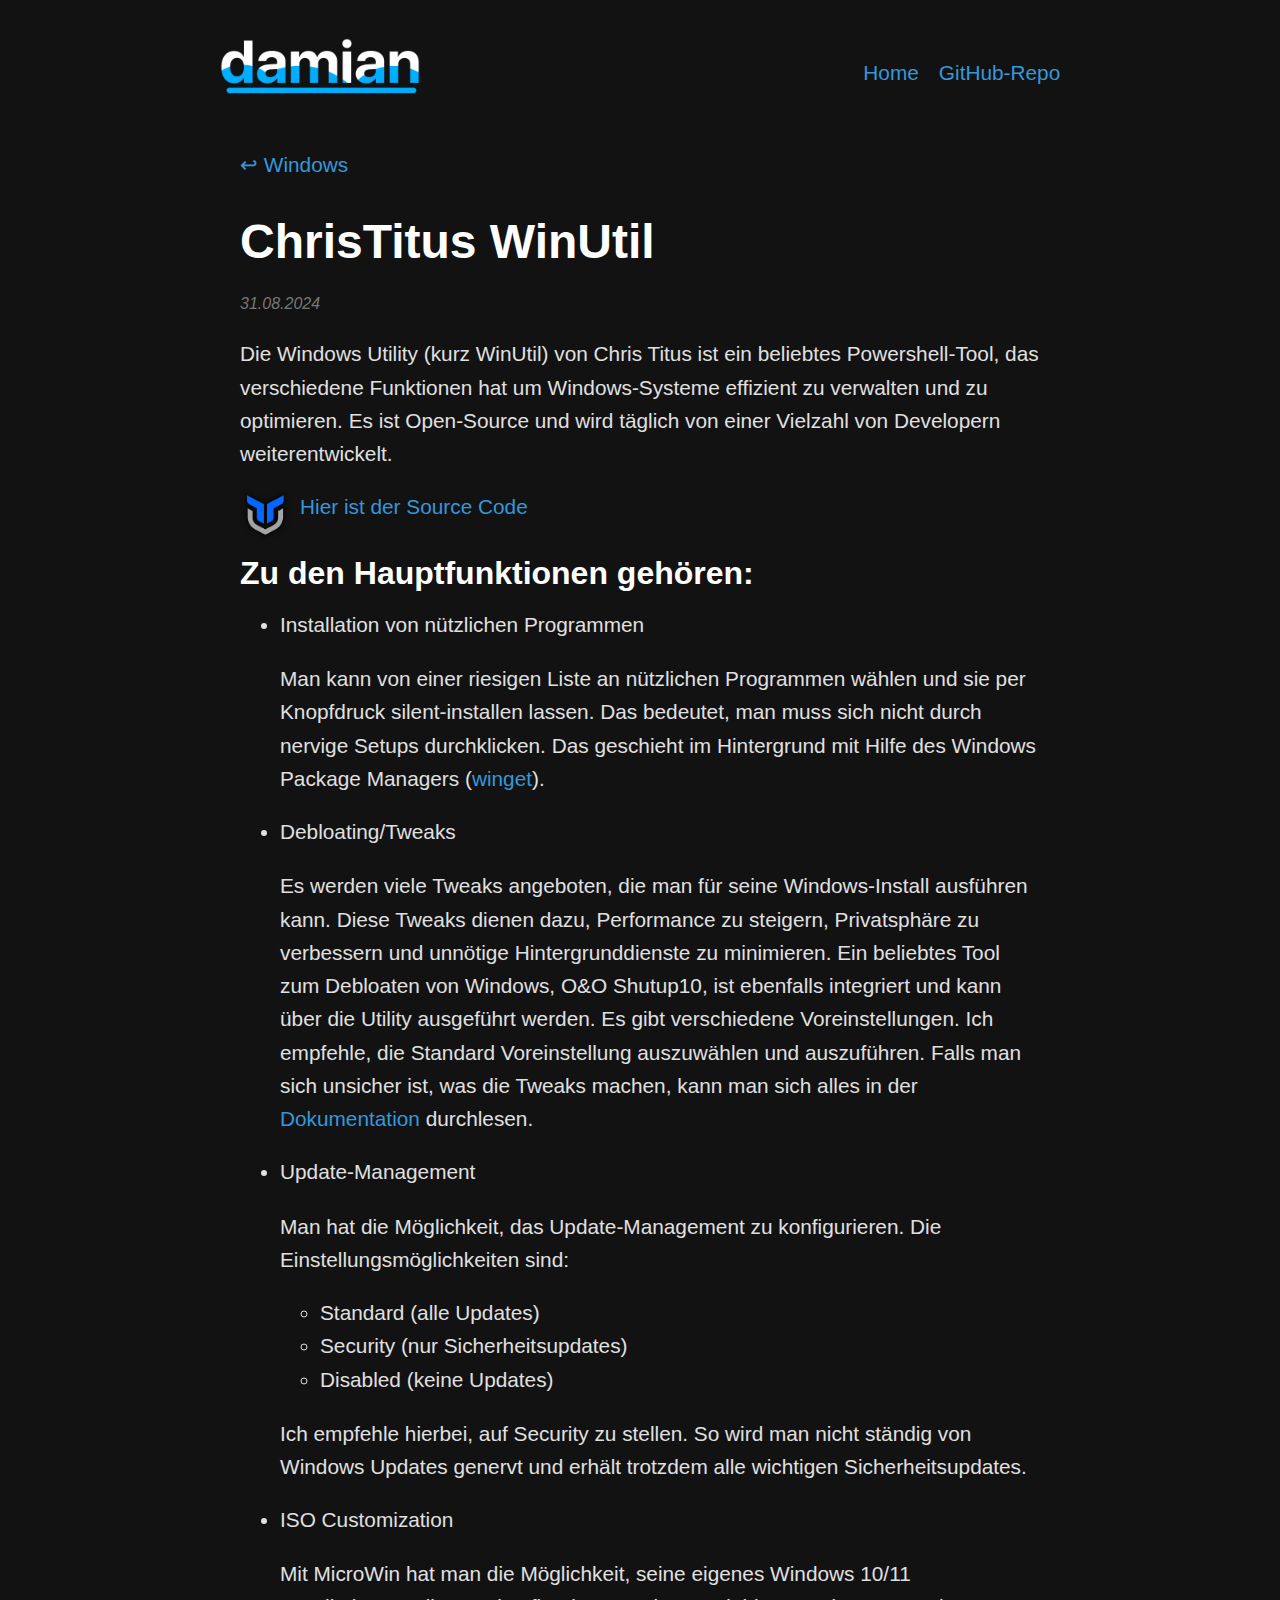
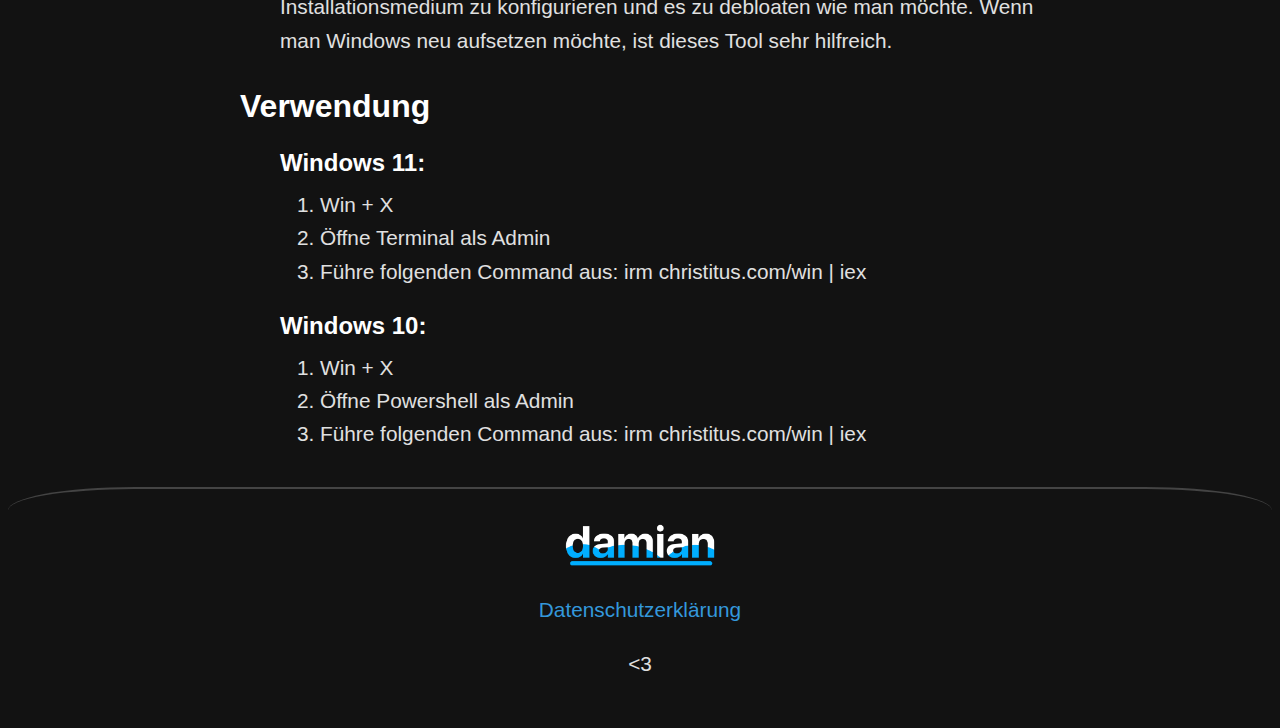
<file: windows/winutil/index.html>
<!DOCTYPE html>
<html lang="de">
  <head>
    <meta charset="UTF-8" />
    <meta name="viewport" content="width=device-width, initial-scale=1.0" />
    <title>damian | WinUtil</title>
    <link rel="icon" href="/images/icon.ico" />
    <link rel="stylesheet" href="/style.css" />
    <script src="/script.js" defer></script>
  </head>
  <body>
    <div class="header-placeholder"><my-header></my-header></div>

    <div class="container">
      <a href="/windows">&#8617; Windows</a>
      <h1>ChrisTitus WinUtil</h1>
      <p class="article-date">31.08.2024</p>

      <p>
        Die Windows Utility (kurz WinUtil) von Chris Titus ist ein beliebtes
        Powershell-Tool, das verschiedene Funktionen hat um Windows-Systeme
        effizient zu verwalten und zu optimieren. Es ist Open-Source und wird
        täglich von einer Vielzahl von Developern weiterentwickelt.
      </p>

      <img class="appicon" src="/images/app-icons/winutil.png" />

      <a href="https://github.com/ChrisTitusTech/winutil" target="_blank"
        >Hier ist der Source Code</a
      >

      <h2>Zu den Hauptfunktionen gehören:</h2>
      <ul>
        <li>Installation von nützlichen Programmen</li>
        <p>
          Man kann von einer riesigen Liste an nützlichen Programmen wählen und
          sie per Knopfdruck silent-installen lassen. Das bedeutet, man muss
          sich nicht durch nervige Setups durchklicken. Das geschieht im
          Hintergrund mit Hilfe des Windows Package Managers (<a
            href="https://github.com/microsoft/winget-cli"
            target="_blank"
            >winget</a
          >).
        </p>
        <li>Debloating/Tweaks</li>
        <p>
          Es werden viele Tweaks angeboten, die man für seine Windows-Install
          ausführen kann. Diese Tweaks dienen dazu, Performance zu steigern,
          Privatsphäre zu verbessern und unnötige Hintergrunddienste zu
          minimieren. Ein beliebtes Tool zum Debloaten von Windows, O&O
          Shutup10, ist ebenfalls integriert und kann über die Utility
          ausgeführt werden. Es gibt verschiedene Voreinstellungen. Ich
          empfehle, die Standard Voreinstellung auszuwählen und auszuführen.
          Falls man sich unsicher ist, was die Tweaks machen, kann man sich
          alles in der
          <a
            href="https://christitustech.github.io/winutil/devdocs/"
            target="_blank"
            >Dokumentation</a
          >
          durchlesen.
        </p>

        <li>Update-Management</li>
        <p>
          Man hat die Möglichkeit, das Update-Management zu konfigurieren. Die
          Einstellungsmöglichkeiten sind:
        </p>
        <ul>
          <li>Standard (alle Updates)</li>
          <li>Security (nur Sicherheitsupdates)</li>
          <li>Disabled (keine Updates)</li>
        </ul>
        <p>
          Ich empfehle hierbei, auf Security zu stellen. So wird man nicht
          ständig von Windows Updates genervt und erhält trotzdem alle wichtigen
          Sicherheitsupdates.
        </p>

        <li>ISO Customization</li>
        <p>
          Mit MicroWin hat man die Möglichkeit, seine eigenes Windows 10/11
          Installationsmedium zu konfigurieren und es zu debloaten wie man
          möchte. Wenn man Windows neu aufsetzen möchte, ist dieses Tool sehr
          hilfreich.
        </p>
      </ul>

      <h2>Verwendung</h2>
      <ul>
        <h3>Windows 11:</h3>
        <ol>
          <li>Win + X</li>
          <li>Öffne Terminal als Admin</li>
          <li>Führe folgenden Command aus: irm christitus.com/win | iex</li>
        </ol>
        <h3>Windows 10:</h3>
        <ol>
          <li>Win + X</li>
          <li>Öffne Powershell als Admin</li>
          <li>Führe folgenden Command aus: irm christitus.com/win | iex</li>
        </ol>
      </ul>
    </div>
    <my-footer></my-footer>
  </body>
</html>
</file>
<file: style.css>
@keyframes fade-in {
  from {
    opacity: 0;
  }
  to {
    opacity: 1;
  }
}

body {
  background-color: #121212;
  color: #e0e0e0;
  font-family: sans-serif;
  line-height: 1.6;
  animation: fade-in 0.2s ease-in;
  min-height: calc(100vh - 16px);
  display: flex;
  flex-direction: column;
}

header {
  display: flex;
  justify-content: space-around;
  align-items: center;
  padding: 10px 0;
}

footer {
  margin-top: auto;
  display: flex;
  flex-direction: column;
  align-items: center;
  justify-content: center;
  border-top: 2px solid #444;
  padding: 20px;
  border-radius: 10%;
}

nav ul {
  list-style: none;
  display: flex;
  margin: 0;
  padding: 0;
}

ul li {
  font-size: 1.3rem;
}

nav ul li a {
  margin-left: 20px;
  color: #e0e0e0;
  text-decoration: none;
  font-size: 1.3rem;
}

.container {
  max-width: 800px;
  margin: 0 auto;
  padding: 20px;
  flex: 1;
}

h1,
h2,
h3 {
  color: #ffffff;
  font-weight: 600;
  margin-bottom: 10px;
  line-height: 1.2;
}

h1 {
  font-size: 3rem;
  margin-bottom: 20px;
}

h2 {
  font-size: 2rem;
  margin-top: 30px;
}

h3 {
  font-size: 1.5rem;
}

h1 a,
h2 a,
h3 a {
  font-size: inherit !important;
  color: inherit;
}

a:link,
a:visited {
  font-size: 1.3rem;
  color: #3498db;
  text-decoration: none;
}

a:hover {
  text-decoration: underline;
}

p {
  font-size: 1.3rem;
  margin-bottom: 20px;
}

em {
  font-style: normal;
  font-weight: bold;
}

img.header {
  width: 200px;
}

img.footer {
  width: 150px;
}

img.appicon {
  width: 50px;
  float: left;
  padding-right: 10px;
}

h3.appicon {
  margin-bottom: 30px;
}

p.article-date {
  color: #777;
  font-style: italic;
  font-size: 1rem;
  margin: 0;
}

.header {
  transition: transform 0.3s ease;
}

.header:hover {
  transform: scale(1.1);
}

p.notfound {
  font-size: 2em;
  margin-top: 30px;
  font-weight: normal;
}

div.notfound {
  max-width: 800px;
  margin: 0 auto;
  padding: 20px;
  text-align: center;
}

a.notfound {
  color: #3498db;
  text-decoration: none;
  font-size: 2em;
}
a.notfound:hover {
  text-decoration: underline;
}

.header-placeholder {
  height: 120px;
  background-color: transparent;
}

img.panel {
  width: 300px;
  transition: transform 0.3s ease;
}
img.panel:hover {
  transform: scale(1.1);
}

.panels {
  display: flex;
  justify-content: center;
  align-items: center;
  text-align: center;
  flex: 1;
}

.panelsite {
  display: flex;
  justify-content: center;
  align-items: center;
  flex-direction: column;
  text-align: center;
  flex: 1;
}

@media (max-width: 768px) {
  .panels {
    flex-direction: column; /* Ändert die Richtung der Flexbox von horizontal zu vertikal */
  }

  img.panel {
    width: 100%; /* Passt die Breite der Bilder an die Breite des Containers an */
    max-width: 300px; /* Optional: Begrenzen Sie die maximale Breite */
  }

  nav ul li a {
    margin-left: 20px;
    color: #e0e0e0;
    text-decoration: none;
    font-size: 1rem; /* Schriftgröße von 1.3rem auf 1.0rem reduziert */
  }
}

table {
  width: 100%;
  font-size: 1.3rem;
  border-spacing: 0;
  background-color: transparent;
  border: 2px solid rgba(255, 255, 255, 0.2);
  border-radius: 20px;
  overflow: hidden;
}

th {
  padding: 12px 15px;
  text-align: left;
  font-weight: bold;
  border-bottom: 2px solid rgba(255, 255, 255, 0.2);
}

td {
  padding: 10px 15px;
  border-bottom: 2px solid rgba(255, 255, 255, 0.1);
}

tr:last-child td {
  border-bottom: none;
}
</file>
